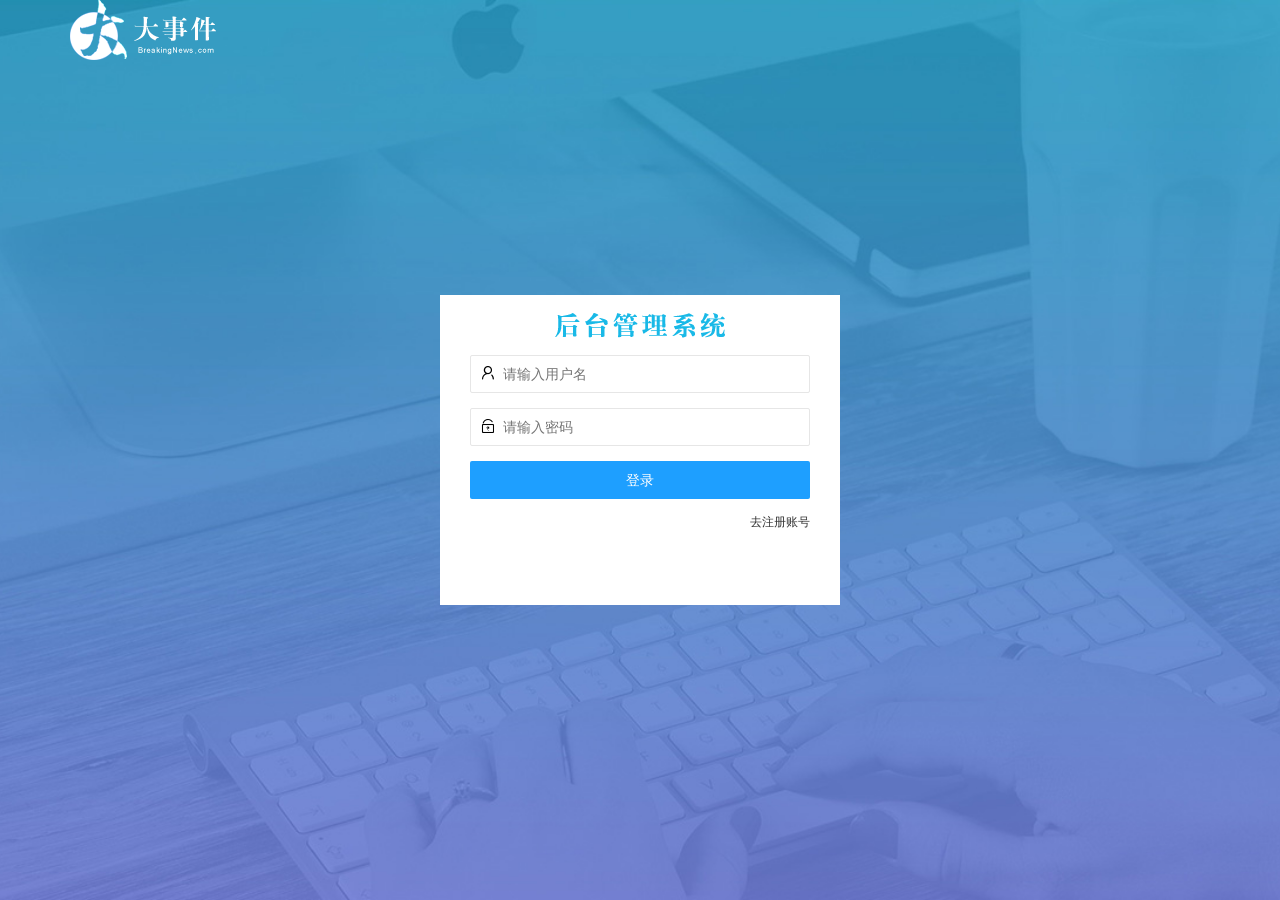
<file: login.html>
<!DOCTYPE html>
<html lang="en">
  <head>
    <meta charset="UTF-8" />
    <meta http-equiv="X-UA-Compatible" content="IE=edge" />
    <meta name="viewport" content="width=device-width, initial-scale=1.0" />
    <title>登录页面</title>
    <link rel="stylesheet" href="/assets/lib/layui/css/layui.css" />
    <link rel="stylesheet" href="/assets/lib/layui/css/login.css" />
  </head>
  <body>
    <!-- 头部 logo 区域 -->
    <div class="layui-main">
      <img src="/assets/images/logo.png" alt="" />
    </div>

    <!-- 登录注册区域 -->
    <div class="loginAndRegBox">
      <!-- 登录标题 -->
      <div class="title-box"></div>
      <!-- 登录 -->
      <div class="login-box">
        <form class="layui-form" action=""  id="form_login">
          <!-- 用户名 -->
          <div class="layui-form-item">
            <i class="layui-icon layui-icon-username"></i>
            <input
              type="text"
              name="username"
              required
              lay-verify="required"
              placeholder="请输入用户名"
              autocomplete="off"
              class="layui-input"
            />
          </div>
          <!-- 密码 -->
          <div class="layui-form-item">
            <i class="layui-icon layui-icon-password"></i>
            <input
              type="password"
              name="password"
              required
              lay-verify="required|pass"
              placeholder="请输入密码"
              autocomplete="off"
              class="layui-input"
            />
          </div>

          <!-- 登录按钮 -->
          <div class="layui-form-item">
            <!-- 注意：表单提交按钮和普通按钮的区别，就是 lay-submit 属性 -->
            <button
              class="layui-btn layui-btn-normal layui-btn-fluid"
              lay-submit
            >
              登录
            </button>
          </div>
          <div class="layui-form-item link">
            <a href="javascript:;" id="link_reg">去注册账号</a>
          </div>
        </form>
      </div>
      <!-- 注册 -->
      <!-- 注册 -->
      <div class="reg-box">
        <form class="layui-form" id="form_reg">
          <!-- 用户名 -->
          <div class="layui-form-item">
            <i class="layui-icon layui-icon-username"></i>
            <input
              type="text"
              name="username"
              required
              lay-verify="required"
              placeholder="请输入用户名"
              autocomplete="off"
              class="layui-input"
            />
          </div>

          <!-- 密码 -->
          <div class="layui-form-item">
            <i class="layui-icon layui-icon-password"></i>
            <input
              type="password"
              name="password"
              required
              lay-verify="required|pass"
              placeholder="请输入密码"
              autocomplete="off"
              class="layui-input"
            />
          </div>

          <!-- 确认密码 -->
          <div class="layui-form-item">
            <i class="layui-icon layui-icon-password"></i>
            <input
              type="password"
              name="repassword"
              required
              lay-verify="required|pass|repass"
              placeholder="再次确认密码"
              autocomplete="off"
              class="layui-input"
            />
          </div>

          <!-- 注册按钮 -->
          <div class="layui-form-item">
            <!-- 注意：表单提交按钮和普通按钮的区别，就是 lay-submit 属性 -->
            <button
              class="layui-btn layui-btn-normal layui-btn-fluid"
              lay-submit
            >
              注册
            </button>
          </div>
          <div class="layui-form-item link">
            <a href="javascript:;" id="link_login">去登录</a>
          </div>
        </form>
      </div>
    </div>

    <!-- 引入layui js样式 -->
    <script src="/assets/lib/layui/layui.all.js"></script>
    <!-- 引入jquery样式 -->
    <script src="/assets/lib/jquery.js"></script>
    
    <script src="/assets/js/baseAPI.js"></script>
    <!-- 引入自定义 js样式 -->
    <script src="/assets/js/login.js"></script>
  </body>
</html>
</file>
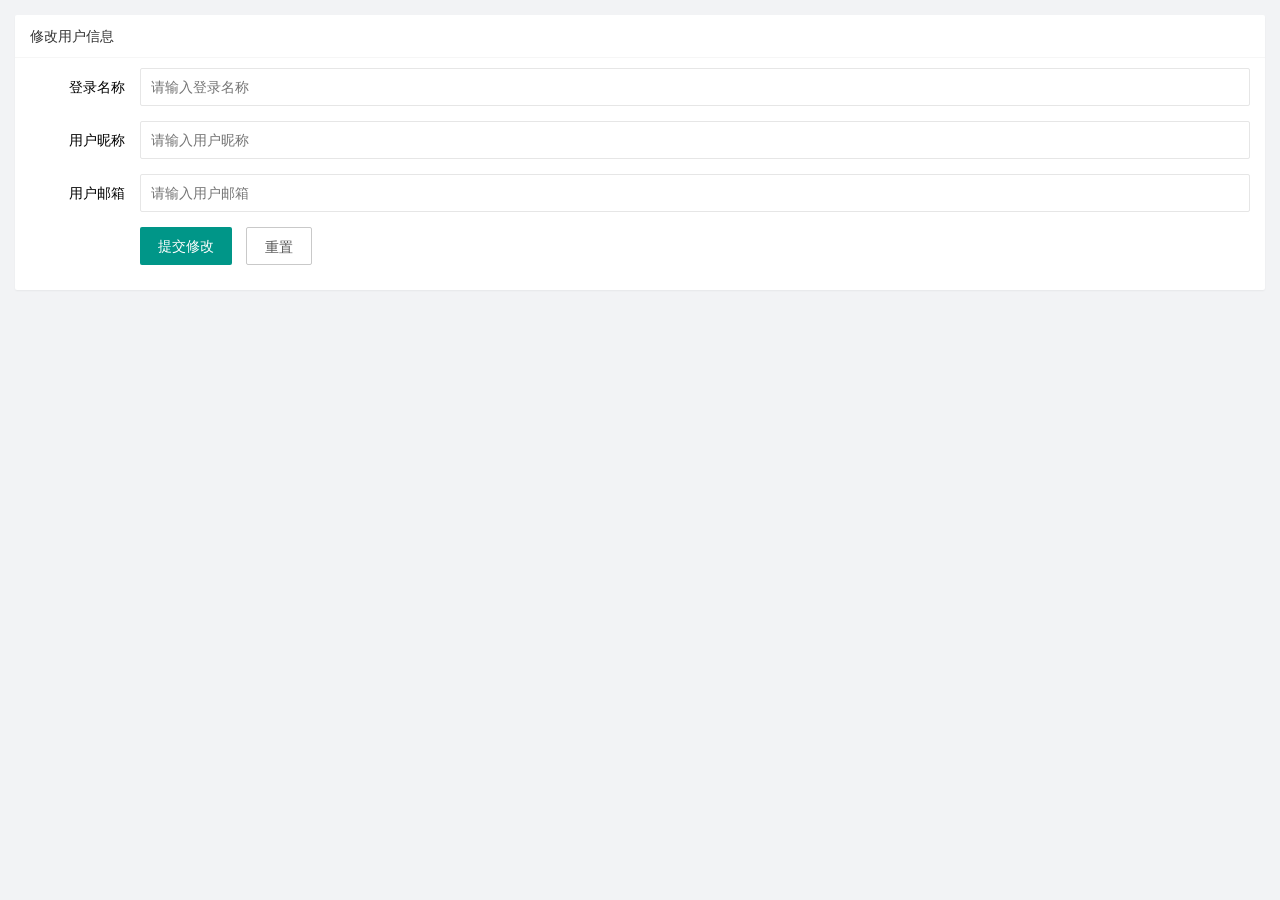
<file: user_info.html>
<!DOCTYPE html>
<html lang="en">
  <head>
    <meta charset="UTF-8" />
    <meta http-equiv="X-UA-Compatible" content="IE=edge" />
    <meta name="viewport" content="width=device-width, initial-scale=1.0" />
    <title>Document</title>
    <link rel="stylesheet" href="/assets/lib/layui/css/layui.css" />
    <link rel="stylesheet" href="/assets/css/user/user_info.css" />
  </head>
  <body>
    <div class="layui-card">
      <div class="layui-card-header">修改用户信息</div>
      <div class="layui-card-body">
        <!-- form 表单 -->
        <form class="layui-form" action="" lay-filter="formUserInfo">
          <!-- 设置隐藏域  存放其他id值 -->
          <input type="hidden" name="id" />
          
          <div class="layui-form-item">
            <label class="layui-form-label">登录名称</label>
            <div class="layui-input-block">
              <input
                type="text"
                name="username"
                required
                readonly
                lay-verify="required"
                placeholder="请输入登录名称"
                autocomplete="off"
                class="layui-input"
              />
            </div>
          </div>
          <div class="layui-form-item">
            <label class="layui-form-label">用户昵称</label>
            <div class="layui-input-block">
              <input
                type="text"
                name="nickname"
                required
                lay-verify="required|nickname"
                placeholder="请输入用户昵称"
                autocomplete="off"
                class="layui-input"
              />
            </div>
          </div>
          <div class="layui-form-item">
            <label class="layui-form-label">用户邮箱</label>
            <div class="layui-input-block">
              <input
                type="text"
                name="email"
                required
                lay-verify="required|email"
                placeholder="请输入用户邮箱"
                autocomplete="off"
                class="layui-input"
              />
            </div>
          </div>
          <div class="layui-form-item">
            <div class="layui-input-block">
              <button class="layui-btn" lay-submit lay-filter="formDemo">
                提交修改
              </button>
              <button
                type="reset"
                class="layui-btn layui-btn-primary"
                id="btnReset"
              >
                重置
              </button>
            </div>
          </div>
        </form>
      </div>
    </div>
  </body>
  <script src="/assets/lib/layui/layui.all.js"></script>
  <script src="/assets/lib/jquery.js"></script>
  <script src="/assets/js/baseAPI.js"></script>
  <script src="/assets/js/user_info.js"></script>
</html>
</file>
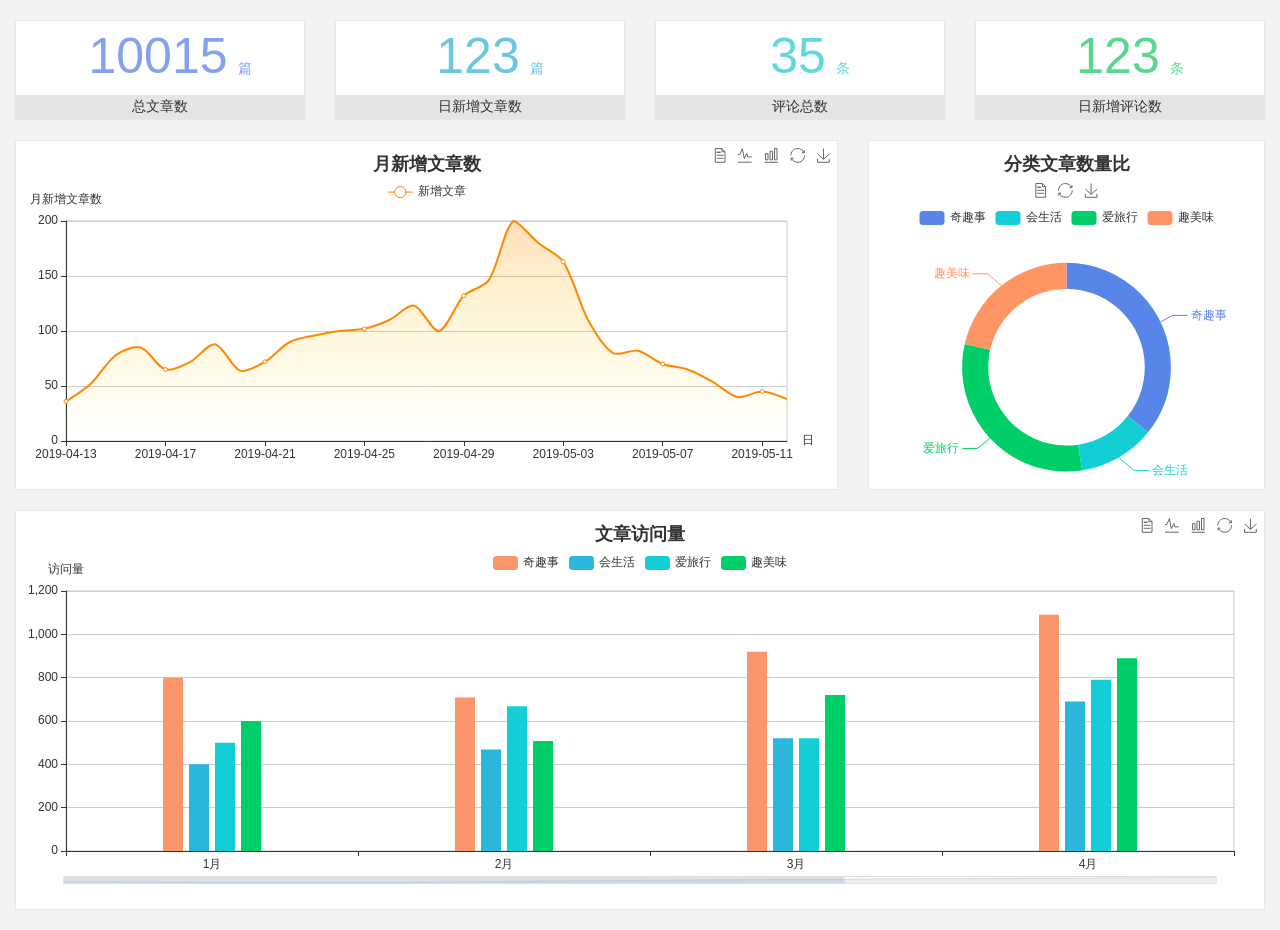
<file: home/dashboard.html>
<!DOCTYPE html>
<html lang="en">

<head>
  <meta charset="UTF-8">
  <meta name="viewport" content="width=device-width, initial-scale=1.0">
  <meta http-equiv="X-UA-Compatible" content="ie=edge">
  <title>图表统计</title>
  <link rel="stylesheet" href="../../assets/lib/bootstrap.css" />
  <link rel="stylesheet" href="../../assets/lib/main.css" />
  <script src="../../assets/lib/jquery.js"></script>
  <script type="text/javascript" src="../../assets/lib/echarts.min.js"></script>
</head>

<body>
  <div class="container-fluid">
    <div class="row spannel_list">
      <div class="col-sm-3 col-xs-6">
        <div class="spannel">
          <em>10015</em><span>篇</span>
          <b>总文章数</b>
        </div>
      </div>
      <div class="col-sm-3 col-xs-6">
        <div class="spannel scolor01">
          <em>123</em><span>篇</span>
          <b>日新增文章数</b>
        </div>
      </div>
      <div class="col-sm-3 col-xs-6">
        <div class="spannel scolor02">
          <em>35</em><span>条</span>
          <b>评论总数</b>
        </div>
      </div>
      <div class="col-sm-3 col-xs-6">
        <div class="spannel scolor03">
          <em>123</em><span>条</span>
          <b>日新增评论数</b>
        </div>
      </div>
    </div>
  </div>

  <div class="container-fluid">
    <div class="row curve-pie">
      <div class="col-lg-8 col-md-8">
        <div class="gragh_pannel" id="curve_show"></div>
      </div>
      <div class="col-lg-4 col-md-4">
        <div class="gragh_pannel" id="pie_show"></div>
      </div>
    </div>
  </div>

  <div class="container-fluid">
    <div class="column_pannel" id="column_show"></div>
  </div>

  <script>
    var oChart = echarts.init(document.getElementById('curve_show'));
    var aList_all = [
      { 'count': 36, 'date': '2019-04-13' },
      { 'count': 52, 'date': '2019-04-14' },
      { 'count': 78, 'date': '2019-04-15' },
      { 'count': 85, 'date': '2019-04-16' },
      { 'count': 65, 'date': '2019-04-17' },
      { 'count': 72, 'date': '2019-04-18' },
      { 'count': 88, 'date': '2019-04-19' },
      { 'count': 64, 'date': '2019-04-20' },
      { 'count': 72, 'date': '2019-04-21' },
      { 'count': 90, 'date': '2019-04-22' },
      { 'count': 96, 'date': '2019-04-23' },
      { 'count': 100, 'date': '2019-04-24' },
      { 'count': 102, 'date': '2019-04-25' },
      { 'count': 110, 'date': '2019-04-26' },
      { 'count': 123, 'date': '2019-04-27' },
      { 'count': 100, 'date': '2019-04-28' },
      { 'count': 132, 'date': '2019-04-29' },
      { 'count': 146, 'date': '2019-04-30' },
      { 'count': 200, 'date': '2019-05-01' },
      { 'count': 180, 'date': '2019-05-02' },
      { 'count': 163, 'date': '2019-05-03' },
      { 'count': 110, 'date': '2019-05-04' },
      { 'count': 80, 'date': '2019-05-05' },
      { 'count': 82, 'date': '2019-05-06' },
      { 'count': 70, 'date': '2019-05-07' },
      { 'count': 65, 'date': '2019-05-08' },
      { 'count': 54, 'date': '2019-05-09' },
      { 'count': 40, 'date': '2019-05-10' },
      { 'count': 45, 'date': '2019-05-11' },
      { 'count': 38, 'date': '2019-05-12' },
    ];

    let aCount = [];
    let aDate = [];

    for (var i = 0; i < aList_all.length; i++) {
      aCount.push(aList_all[i].count);
      aDate.push(aList_all[i].date);
    }

    var chartopt = {
      title: {
        text: '月新增文章数',
        left: 'center',
        top: '10'
      },
      tooltip: {
        trigger: 'axis'
      },
      legend: {
        data: ['新增文章'],
        top: '40'
      },
      toolbox: {
        show: true,
        feature: {
          mark: { show: true },
          dataView: { show: true, readOnly: false },
          magicType: { show: true, type: ['line', 'bar'] },
          restore: { show: true },
          saveAsImage: { show: true }
        }
      },
      calculable: true,
      xAxis: [
        {
          name: '日',
          type: 'category',
          boundaryGap: false,
          data: aDate
        }
      ],
      yAxis: [
        {
          name: '月新增文章数',
          type: 'value'
        }
      ],
      series: [
        {
          name: '新增文章',
          type: 'line',
          smooth: true,
          itemStyle: { normal: { areaStyle: { type: 'default' }, color: '#f80' }, lineStyle: { color: '#f80' } },
          data: aCount
        }],
      areaStyle: {
        normal: {
          color: new echarts.graphic.LinearGradient(0, 0, 0, 1, [{
            offset: 0,
            color: 'rgba(255,136,0,0.39)'
          }, {
            offset: .34,
            color: 'rgba(255,180,0,0.25)'
          }, {
            offset: 1,
            color: 'rgba(255,222,0,0.00)'
          }])

        }
      },
      grid: {
        show: true,
        x: 50,
        x2: 50,
        y: 80,
        height: 220
      }
    };

    oChart.setOption(chartopt);


    var oPie = echarts.init(document.getElementById('pie_show'));
    var oPieopt =
    {
      title: {
        top: 10,
        text: '分类文章数量比',
        x: 'center'
      },
      tooltip: {
        trigger: 'item',
        formatter: "{a} <br/>{b} : {c} ({d}%)"
      },
      color: ['#5885e8', '#13cfd5', '#00ce68', '#ff9565'],
      legend: {
        x: 'center',
        top: 65,
        data: ['奇趣事', '会生活', '爱旅行', '趣美味']
      },
      toolbox: {
        show: true,
        x: 'center',
        top: 35,
        feature: {
          mark: { show: true },
          dataView: { show: true, readOnly: false },
          magicType: {
            show: true,
            type: ['pie', 'funnel'],
            option: {
              funnel: {
                x: '25%',
                width: '50%',
                funnelAlign: 'left',
                max: 1548
              }
            }
          },
          restore: { show: true },
          saveAsImage: { show: true }
        }
      },
      calculable: true,
      series: [
        {
          name: '访问来源',
          type: 'pie',
          radius: ['45%', '60%'],
          center: ['50%', '65%'],
          data: [
            { value: 300, name: '奇趣事' },
            { value: 100, name: '会生活' },
            { value: 260, name: '爱旅行' },
            { value: 180, name: '趣美味' }
          ]
        }
      ]
    };
    oPie.setOption(oPieopt);



    var oColumn = this.echarts.init(document.getElementById('column_show'));
    var oColumnopt =
    {
      title: {
        text: '文章访问量',
        left: 'center',
        top: '10'
      },
      tooltip: {
        trigger: 'axis'
      },
      legend: {
        data: ['奇趣事', '会生活', '爱旅行', '趣美味'],
        top: '40'
      },
      toolbox: {
        show: true,
        feature: {
          mark: { show: true },
          dataView: { show: true, readOnly: false },
          magicType: { show: true, type: ['line', 'bar'] },
          restore: { show: true },
          saveAsImage: { show: true }
        }
      },
      calculable: true,
      xAxis: [
        {
          type: 'category',
          data: ['1月', '2月', '3月', '4月', '5月']
        }
      ],
      yAxis: [
        {
          name: '访问量',
          type: 'value'
        }
      ],
      series: [
        {
          name: '奇趣事',
          type: 'bar',
          barWidth: 20,
          itemStyle: {
            normal: { areaStyle: { type: 'default' }, color: '#fd956a' }
          },
          data: [800, 708, 920, 1090, 1200]
        },
        {
          name: '会生活',
          type: 'bar',
          barWidth: 20,
          itemStyle: {
            normal: { areaStyle: { type: 'default' }, color: '#2bb6db' }
          },
          data: [400, 468, 520, 690, 800]
        },
        {
          name: '爱旅行',
          type: 'bar',
          barWidth: 20,
          itemStyle: {
            normal: { areaStyle: { type: 'default' }, color: '#13cfd5' }
          },
          data: [500, 668, 520, 790, 900]
        },
        {
          name: '趣美味',
          type: 'bar',
          barWidth: 20,
          itemStyle: {
            normal: { areaStyle: { type: 'default' }, color: '#00ce68' }
          },
          data: [600, 508, 720, 890, 1000]
        }
      ],
      grid: {
        show: true,
        x: 50,
        x2: 30,
        y: 80,
        height: 260
      },
      dataZoom: [//给x轴设置滚动条
        {
          start: 0,//默认为0
          end: 100 - 1000 / 31,//默认为100
          type: 'slider',
          show: true,
          xAxisIndex: [0],
          handleSize: 0,//滑动条的 左右2个滑动条的大小
          height: 8,//组件高度
          left: 45, //左边的距离
          right: 50,//右边的距离
          bottom: 26,//右边的距离
          handleColor: '#ddd',//h滑动图标的颜色
          handleStyle: {
            borderColor: "#cacaca",
            borderWidth: "1",
            shadowBlur: 2,
            background: "#ddd",
            shadowColor: "#ddd",
          }
        }]
    };
    oColumn.setOption(oColumnopt);
  </script>
</body>

</html>
</file>
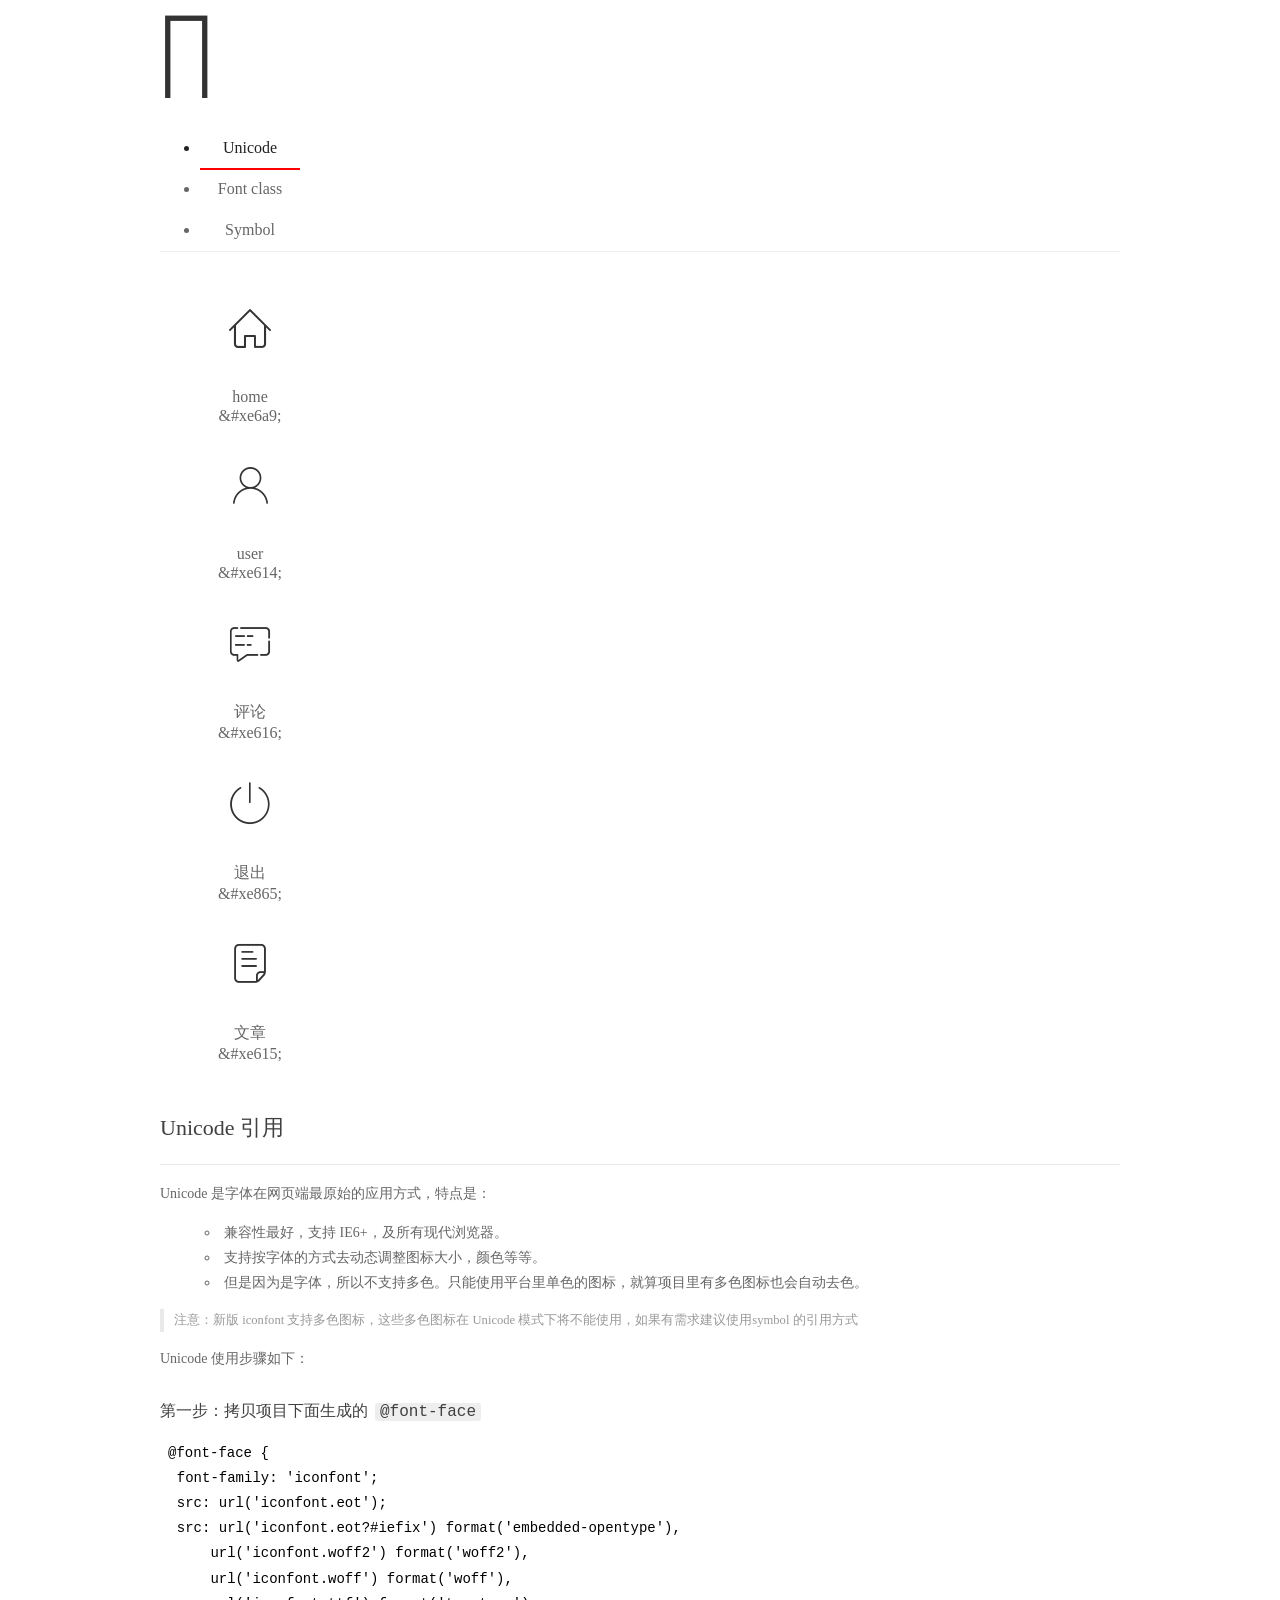
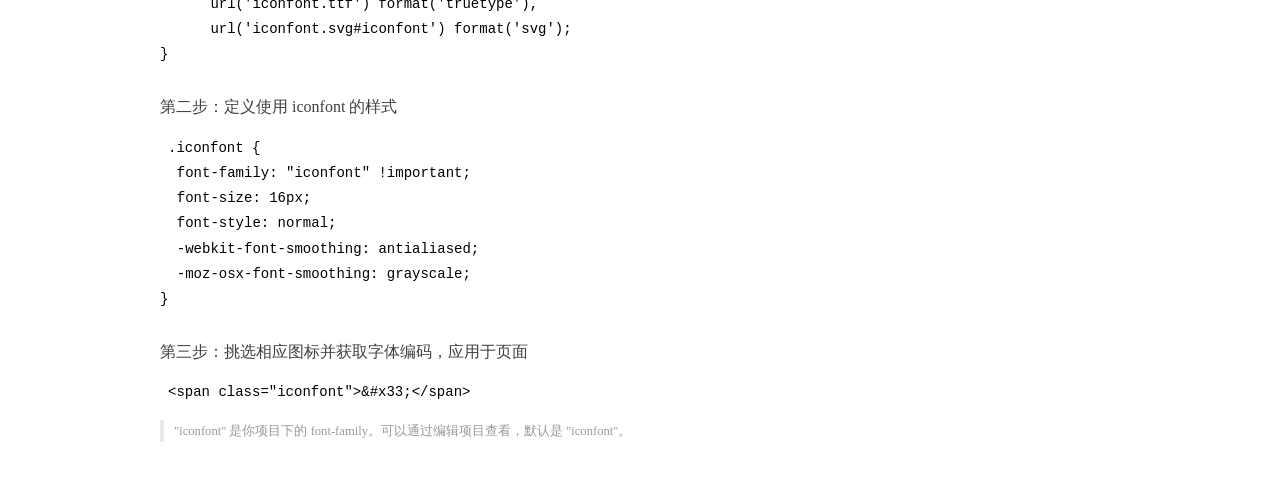
<file: assets/fonts/demo_index.html>
<!DOCTYPE html>
<html>
<head>
  <meta charset="utf-8"/>
  <title>IconFont Demo</title>
  <link rel="shortcut icon" href="https://gtms04.alicdn.com/tps/i4/TB1_oz6GVXXXXaFXpXXJDFnIXXX-64-64.ico" type="image/x-icon"/>
  <link rel="stylesheet" href="https://g.alicdn.com/thx/cube/1.3.2/cube.min.css">
  <link rel="stylesheet" href="demo.css">
  <link rel="stylesheet" href="iconfont.css">
  <script src="iconfont.js"></script>
  <!-- jQuery -->
  <script src="https://a1.alicdn.com/oss/uploads/2018/12/26/7bfddb60-08e8-11e9-9b04-53e73bb6408b.js"></script>
  <!-- 代码高亮 -->
  <script src="https://a1.alicdn.com/oss/uploads/2018/12/26/a3f714d0-08e6-11e9-8a15-ebf944d7534c.js"></script>
</head>
<body>
  <div class="main">
    <h1 class="logo"><a href="https://www.iconfont.cn/" title="iconfont 首页" target="_blank">&#xe86b;</a></h1>
    <div class="nav-tabs">
      <ul id="tabs" class="dib-box">
        <li class="dib active"><span>Unicode</span></li>
        <li class="dib"><span>Font class</span></li>
        <li class="dib"><span>Symbol</span></li>
      </ul>
      
    </div>
    <div class="tab-container">
      <div class="content unicode" style="display: block;">
          <ul class="icon_lists dib-box">
          
            <li class="dib">
              <span class="icon iconfont">&#xe6a9;</span>
                <div class="name">home</div>
                <div class="code-name">&amp;#xe6a9;</div>
              </li>
          
            <li class="dib">
              <span class="icon iconfont">&#xe614;</span>
                <div class="name">user</div>
                <div class="code-name">&amp;#xe614;</div>
              </li>
          
            <li class="dib">
              <span class="icon iconfont">&#xe616;</span>
                <div class="name">评论</div>
                <div class="code-name">&amp;#xe616;</div>
              </li>
          
            <li class="dib">
              <span class="icon iconfont">&#xe865;</span>
                <div class="name">退出</div>
                <div class="code-name">&amp;#xe865;</div>
              </li>
          
            <li class="dib">
              <span class="icon iconfont">&#xe615;</span>
                <div class="name">文章</div>
                <div class="code-name">&amp;#xe615;</div>
              </li>
          
          </ul>
          <div class="article markdown">
          <h2 id="unicode-">Unicode 引用</h2>
          <hr>

          <p>Unicode 是字体在网页端最原始的应用方式，特点是：</p>
          <ul>
            <li>兼容性最好，支持 IE6+，及所有现代浏览器。</li>
            <li>支持按字体的方式去动态调整图标大小，颜色等等。</li>
            <li>但是因为是字体，所以不支持多色。只能使用平台里单色的图标，就算项目里有多色图标也会自动去色。</li>
          </ul>
          <blockquote>
            <p>注意：新版 iconfont 支持多色图标，这些多色图标在 Unicode 模式下将不能使用，如果有需求建议使用symbol 的引用方式</p>
          </blockquote>
          <p>Unicode 使用步骤如下：</p>
          <h3 id="-font-face">第一步：拷贝项目下面生成的 <code>@font-face</code></h3>
<pre><code class="language-css"
>@font-face {
  font-family: 'iconfont';
  src: url('iconfont.eot');
  src: url('iconfont.eot?#iefix') format('embedded-opentype'),
      url('iconfont.woff2') format('woff2'),
      url('iconfont.woff') format('woff'),
      url('iconfont.ttf') format('truetype'),
      url('iconfont.svg#iconfont') format('svg');
}
</code></pre>
          <h3 id="-iconfont-">第二步：定义使用 iconfont 的样式</h3>
<pre><code class="language-css"
>.iconfont {
  font-family: "iconfont" !important;
  font-size: 16px;
  font-style: normal;
  -webkit-font-smoothing: antialiased;
  -moz-osx-font-smoothing: grayscale;
}
</code></pre>
          <h3 id="-">第三步：挑选相应图标并获取字体编码，应用于页面</h3>
<pre>
<code class="language-html"
>&lt;span class="iconfont"&gt;&amp;#x33;&lt;/span&gt;
</code></pre>
          <blockquote>
            <p>"iconfont" 是你项目下的 font-family。可以通过编辑项目查看，默认是 "iconfont"。</p>
          </blockquote>
          </div>
      </div>
      <div class="content font-class">
        <ul class="icon_lists dib-box">
          
          <li class="dib">
            <span class="icon iconfont icon-home"></span>
            <div class="name">
              home
            </div>
            <div class="code-name">.icon-home
            </div>
          </li>
          
          <li class="dib">
            <span class="icon iconfont icon-user"></span>
            <div class="name">
              user
            </div>
            <div class="code-name">.icon-user
            </div>
          </li>
          
          <li class="dib">
            <span class="icon iconfont icon-pinglun"></span>
            <div class="name">
              评论
            </div>
            <div class="code-name">.icon-pinglun
            </div>
          </li>
          
          <li class="dib">
            <span class="icon iconfont icon-tuichu"></span>
            <div class="name">
              退出
            </div>
            <div class="code-name">.icon-tuichu
            </div>
          </li>
          
          <li class="dib">
            <span class="icon iconfont icon-16"></span>
            <div class="name">
              文章
            </div>
            <div class="code-name">.icon-16
            </div>
          </li>
          
        </ul>
        <div class="article markdown">
        <h2 id="font-class-">font-class 引用</h2>
        <hr>

        <p>font-class 是 Unicode 使用方式的一种变种，主要是解决 Unicode 书写不直观，语意不明确的问题。</p>
        <p>与 Unicode 使用方式相比，具有如下特点：</p>
        <ul>
          <li>兼容性良好，支持 IE8+，及所有现代浏览器。</li>
          <li>相比于 Unicode 语意明确，书写更直观。可以很容易分辨这个 icon 是什么。</li>
          <li>因为使用 class 来定义图标，所以当要替换图标时，只需要修改 class 里面的 Unicode 引用。</li>
          <li>不过因为本质上还是使用的字体，所以多色图标还是不支持的。</li>
        </ul>
        <p>使用步骤如下：</p>
        <h3 id="-fontclass-">第一步：引入项目下面生成的 fontclass 代码：</h3>
<pre><code class="language-html">&lt;link rel="stylesheet" href="./iconfont.css"&gt;
</code></pre>
        <h3 id="-">第二步：挑选相应图标并获取类名，应用于页面：</h3>
<pre><code class="language-html">&lt;span class="iconfont icon-xxx"&gt;&lt;/span&gt;
</code></pre>
        <blockquote>
          <p>"
            iconfont" 是你项目下的 font-family。可以通过编辑项目查看，默认是 "iconfont"。</p>
        </blockquote>
      </div>
      </div>
      <div class="content symbol">
          <ul class="icon_lists dib-box">
          
            <li class="dib">
                <svg class="icon svg-icon" aria-hidden="true">
                  <use xlink:href="#icon-home"></use>
                </svg>
                <div class="name">home</div>
                <div class="code-name">#icon-home</div>
            </li>
          
            <li class="dib">
                <svg class="icon svg-icon" aria-hidden="true">
                  <use xlink:href="#icon-user"></use>
                </svg>
                <div class="name">user</div>
                <div class="code-name">#icon-user</div>
            </li>
          
            <li class="dib">
                <svg class="icon svg-icon" aria-hidden="true">
                  <use xlink:href="#icon-pinglun"></use>
                </svg>
                <div class="name">评论</div>
                <div class="code-name">#icon-pinglun</div>
            </li>
          
            <li class="dib">
                <svg class="icon svg-icon" aria-hidden="true">
                  <use xlink:href="#icon-tuichu"></use>
                </svg>
                <div class="name">退出</div>
                <div class="code-name">#icon-tuichu</div>
            </li>
          
            <li class="dib">
                <svg class="icon svg-icon" aria-hidden="true">
                  <use xlink:href="#icon-16"></use>
                </svg>
                <div class="name">文章</div>
                <div class="code-name">#icon-16</div>
            </li>
          
          </ul>
          <div class="article markdown">
          <h2 id="symbol-">Symbol 引用</h2>
          <hr>

          <p>这是一种全新的使用方式，应该说这才是未来的主流，也是平台目前推荐的用法。相关介绍可以参考这篇<a href="">文章</a>
            这种用法其实是做了一个 SVG 的集合，与另外两种相比具有如下特点：</p>
          <ul>
            <li>支持多色图标了，不再受单色限制。</li>
            <li>通过一些技巧，支持像字体那样，通过 <code>font-size</code>, <code>color</code> 来调整样式。</li>
            <li>兼容性较差，支持 IE9+，及现代浏览器。</li>
            <li>浏览器渲染 SVG 的性能一般，还不如 png。</li>
          </ul>
          <p>使用步骤如下：</p>
          <h3 id="-symbol-">第一步：引入项目下面生成的 symbol 代码：</h3>
<pre><code class="language-html">&lt;script src="./iconfont.js"&gt;&lt;/script&gt;
</code></pre>
          <h3 id="-css-">第二步：加入通用 CSS 代码（引入一次就行）：</h3>
<pre><code class="language-html">&lt;style&gt;
.icon {
  width: 1em;
  height: 1em;
  vertical-align: -0.15em;
  fill: currentColor;
  overflow: hidden;
}
&lt;/style&gt;
</code></pre>
          <h3 id="-">第三步：挑选相应图标并获取类名，应用于页面：</h3>
<pre><code class="language-html">&lt;svg class="icon" aria-hidden="true"&gt;
  &lt;use xlink:href="#icon-xxx"&gt;&lt;/use&gt;
&lt;/svg&gt;
</code></pre>
          </div>
      </div>

    </div>
  </div>
  <script>
  $(document).ready(function () {
      $('.tab-container .content:first').show()

      $('#tabs li').click(function (e) {
        var tabContent = $('.tab-container .content')
        var index = $(this).index()

        if ($(this).hasClass('active')) {
          return
        } else {
          $('#tabs li').removeClass('active')
          $(this).addClass('active')

          tabContent.hide().eq(index).fadeIn()
        }
      })
    })
  </script>
</body>
</html>
</file>
<file: assets/lib/layui/css/layui.css>
/** layui-v2.5.5 MIT License By https://www.layui.com */
 .layui-inline,img{display:inline-block;vertical-align:middle}h1,h2,h3,h4,h5,h6{font-weight:400}.layui-edge,.layui-header,.layui-inline,.layui-main{position:relative}.layui-body,.layui-edge,.layui-elip{overflow:hidden}.layui-btn,.layui-edge,.layui-inline,img{vertical-align:middle}.layui-btn,.layui-disabled,.layui-icon,.layui-unselect{-moz-user-select:none;-webkit-user-select:none;-ms-user-select:none}.layui-elip,.layui-form-checkbox span,.layui-form-pane .layui-form-label{text-overflow:ellipsis;white-space:nowrap}.layui-breadcrumb,.layui-tree-btnGroup{visibility:hidden}blockquote,body,button,dd,div,dl,dt,form,h1,h2,h3,h4,h5,h6,input,li,ol,p,pre,td,textarea,th,ul{margin:0;padding:0;-webkit-tap-highlight-color:rgba(0,0,0,0)}a:active,a:hover{outline:0}img{border:none}li{list-style:none}table{border-collapse:collapse;border-spacing:0}h4,h5,h6{font-size:100%}button,input,optgroup,option,select,textarea{font-family:inherit;font-size:inherit;font-style:inherit;font-weight:inherit;outline:0}pre{white-space:pre-wrap;white-space:-moz-pre-wrap;white-space:-pre-wrap;white-space:-o-pre-wrap;word-wrap:break-word}body{line-height:24px;font:14px Helvetica Neue,Helvetica,PingFang SC,Tahoma,Arial,sans-serif}hr{height:1px;margin:10px 0;border:0;clear:both}a{color:#333;text-decoration:none}a:hover{color:#777}a cite{font-style:normal;*cursor:pointer}.layui-border-box,.layui-border-box *{box-sizing:border-box}.layui-box,.layui-box *{box-sizing:content-box}.layui-clear{clear:both;*zoom:1}.layui-clear:after{content:'\20';clear:both;*zoom:1;display:block;height:0}.layui-inline{*display:inline;*zoom:1}.layui-edge{display:inline-block;width:0;height:0;border-width:6px;border-style:dashed;border-color:transparent}.layui-edge-top{top:-4px;border-bottom-color:#999;border-bottom-style:solid}.layui-edge-right{border-left-color:#999;border-left-style:solid}.layui-edge-bottom{top:2px;border-top-color:#999;border-top-style:solid}.layui-edge-left{border-right-color:#999;border-right-style:solid}.layui-disabled,.layui-disabled:hover{color:#d2d2d2!important;cursor:not-allowed!important}.layui-circle{border-radius:100%}.layui-show{display:block!important}.layui-hide{display:none!important}@font-face{font-family:layui-icon;src:url(../font/iconfont.eot?v=250);src:url(../font/iconfont.eot?v=250#iefix) format('embedded-opentype'),url(../font/iconfont.woff2?v=250) format('woff2'),url(../font/iconfont.woff?v=250) format('woff'),url(../font/iconfont.ttf?v=250) format('truetype'),url(../font/iconfont.svg?v=250#layui-icon) format('svg')}.layui-icon{font-family:layui-icon!important;font-size:16px;font-style:normal;-webkit-font-smoothing:antialiased;-moz-osx-font-smoothing:grayscale}.layui-icon-reply-fill:before{content:"\e611"}.layui-icon-set-fill:before{content:"\e614"}.layui-icon-menu-fill:before{content:"\e60f"}.layui-icon-search:before{content:"\e615"}.layui-icon-share:before{content:"\e641"}.layui-icon-set-sm:before{content:"\e620"}.layui-icon-engine:before{content:"\e628"}.layui-icon-close:before{content:"\1006"}.layui-icon-close-fill:before{content:"\1007"}.layui-icon-chart-screen:before{content:"\e629"}.layui-icon-star:before{content:"\e600"}.layui-icon-circle-dot:before{content:"\e617"}.layui-icon-chat:before{content:"\e606"}.layui-icon-release:before{content:"\e609"}.layui-icon-list:before{content:"\e60a"}.layui-icon-chart:before{content:"\e62c"}.layui-icon-ok-circle:before{content:"\1005"}.layui-icon-layim-theme:before{content:"\e61b"}.layui-icon-table:before{content:"\e62d"}.layui-icon-right:before{content:"\e602"}.layui-icon-left:before{content:"\e603"}.layui-icon-cart-simple:before{content:"\e698"}.layui-icon-face-cry:before{content:"\e69c"}.layui-icon-face-smile:before{content:"\e6af"}.layui-icon-survey:before{content:"\e6b2"}.layui-icon-tree:before{content:"\e62e"}.layui-icon-upload-circle:before{content:"\e62f"}.layui-icon-add-circle:before{content:"\e61f"}.layui-icon-download-circle:before{content:"\e601"}.layui-icon-templeate-1:before{content:"\e630"}.layui-icon-util:before{content:"\e631"}.layui-icon-face-surprised:before{content:"\e664"}.layui-icon-edit:before{content:"\e642"}.layui-icon-speaker:before{content:"\e645"}.layui-icon-down:before{content:"\e61a"}.layui-icon-file:before{content:"\e621"}.layui-icon-layouts:before{content:"\e632"}.layui-icon-rate-half:before{content:"\e6c9"}.layui-icon-add-circle-fine:before{content:"\e608"}.layui-icon-prev-circle:before{content:"\e633"}.layui-icon-read:before{content:"\e705"}.layui-icon-404:before{content:"\e61c"}.layui-icon-carousel:before{content:"\e634"}.layui-icon-help:before{content:"\e607"}.layui-icon-code-circle:before{content:"\e635"}.layui-icon-water:before{content:"\e636"}.layui-icon-username:before{content:"\e66f"}.layui-icon-find-fill:before{content:"\e670"}.layui-icon-about:before{content:"\e60b"}.layui-icon-location:before{content:"\e715"}.layui-icon-up:before{content:"\e619"}.layui-icon-pause:before{content:"\e651"}.layui-icon-date:before{content:"\e637"}.layui-icon-layim-uploadfile:before{content:"\e61d"}.layui-icon-delete:before{content:"\e640"}.layui-icon-play:before{content:"\e652"}.layui-icon-top:before{content:"\e604"}.layui-icon-friends:before{content:"\e612"}.layui-icon-refresh-3:before{content:"\e9aa"}.layui-icon-ok:before{content:"\e605"}.layui-icon-layer:before{content:"\e638"}.layui-icon-face-smile-fine:before{content:"\e60c"}.layui-icon-dollar:before{content:"\e659"}.layui-icon-group:before{content:"\e613"}.layui-icon-layim-download:before{content:"\e61e"}.layui-icon-picture-fine:before{content:"\e60d"}.layui-icon-link:before{content:"\e64c"}.layui-icon-diamond:before{content:"\e735"}.layui-icon-log:before{content:"\e60e"}.layui-icon-rate-solid:before{content:"\e67a"}.layui-icon-fonts-del:before{content:"\e64f"}.layui-icon-unlink:before{content:"\e64d"}.layui-icon-fonts-clear:before{content:"\e639"}.layui-icon-triangle-r:before{content:"\e623"}.layui-icon-circle:before{content:"\e63f"}.layui-icon-radio:before{content:"\e643"}.layui-icon-align-center:before{content:"\e647"}.layui-icon-align-right:before{content:"\e648"}.layui-icon-align-left:before{content:"\e649"}.layui-icon-loading-1:before{content:"\e63e"}.layui-icon-return:before{content:"\e65c"}.layui-icon-fonts-strong:before{content:"\e62b"}.layui-icon-upload:before{content:"\e67c"}.layui-icon-dialogue:before{content:"\e63a"}.layui-icon-video:before{content:"\e6ed"}.layui-icon-headset:before{content:"\e6fc"}.layui-icon-cellphone-fine:before{content:"\e63b"}.layui-icon-add-1:before{content:"\e654"}.layui-icon-face-smile-b:before{content:"\e650"}.layui-icon-fonts-html:before{content:"\e64b"}.layui-icon-form:before{content:"\e63c"}.layui-icon-cart:before{content:"\e657"}.layui-icon-camera-fill:before{content:"\e65d"}.layui-icon-tabs:before{content:"\e62a"}.layui-icon-fonts-code:before{content:"\e64e"}.layui-icon-fire:before{content:"\e756"}.layui-icon-set:before{content:"\e716"}.layui-icon-fonts-u:before{content:"\e646"}.layui-icon-triangle-d:before{content:"\e625"}.layui-icon-tips:before{content:"\e702"}.layui-icon-picture:before{content:"\e64a"}.layui-icon-more-vertical:before{content:"\e671"}.layui-icon-flag:before{content:"\e66c"}.layui-icon-loading:before{content:"\e63d"}.layui-icon-fonts-i:before{content:"\e644"}.layui-icon-refresh-1:before{content:"\e666"}.layui-icon-rmb:before{content:"\e65e"}.layui-icon-home:before{content:"\e68e"}.layui-icon-user:before{content:"\e770"}.layui-icon-notice:before{content:"\e667"}.layui-icon-login-weibo:before{content:"\e675"}.layui-icon-voice:before{content:"\e688"}.layui-icon-upload-drag:before{content:"\e681"}.layui-icon-login-qq:before{content:"\e676"}.layui-icon-snowflake:before{content:"\e6b1"}.layui-icon-file-b:before{content:"\e655"}.layui-icon-template:before{content:"\e663"}.layui-icon-auz:before{content:"\e672"}.layui-icon-console:before{content:"\e665"}.layui-icon-app:before{content:"\e653"}.layui-icon-prev:before{content:"\e65a"}.layui-icon-website:before{content:"\e7ae"}.layui-icon-next:before{content:"\e65b"}.layui-icon-component:before{content:"\e857"}.layui-icon-more:before{content:"\e65f"}.layui-icon-login-wechat:before{content:"\e677"}.layui-icon-shrink-right:before{content:"\e668"}.layui-icon-spread-left:before{content:"\e66b"}.layui-icon-camera:before{content:"\e660"}.layui-icon-note:before{content:"\e66e"}.layui-icon-refresh:before{content:"\e669"}.layui-icon-female:before{content:"\e661"}.layui-icon-male:before{content:"\e662"}.layui-icon-password:before{content:"\e673"}.layui-icon-senior:before{content:"\e674"}.layui-icon-theme:before{content:"\e66a"}.layui-icon-tread:before{content:"\e6c5"}.layui-icon-praise:before{content:"\e6c6"}.layui-icon-star-fill:before{content:"\e658"}.layui-icon-rate:before{content:"\e67b"}.layui-icon-template-1:before{content:"\e656"}.layui-icon-vercode:before{content:"\e679"}.layui-icon-cellphone:before{content:"\e678"}.layui-icon-screen-full:before{content:"\e622"}.layui-icon-screen-restore:before{content:"\e758"}.layui-icon-cols:before{content:"\e610"}.layui-icon-export:before{content:"\e67d"}.layui-icon-print:before{content:"\e66d"}.layui-icon-slider:before{content:"\e714"}.layui-icon-addition:before{content:"\e624"}.layui-icon-subtraction:before{content:"\e67e"}.layui-icon-service:before{content:"\e626"}.layui-icon-transfer:before{content:"\e691"}.layui-main{width:1140px;margin:0 auto}.layui-header{z-index:1000;height:60px}.layui-header a:hover{transition:all .5s;-webkit-transition:all .5s}.layui-side{position:fixed;left:0;top:0;bottom:0;z-index:999;width:200px;overflow-x:hidden}.layui-side-scroll{position:relative;width:220px;height:100%;overflow-x:hidden}.layui-body{position:absolute;left:200px;right:0;top:0;bottom:0;z-index:998;width:auto;overflow-y:auto;box-sizing:border-box}.layui-layout-body{overflow:hidden}.layui-layout-admin .layui-header{background-color:#23262E}.layui-layout-admin .layui-side{top:60px;width:200px;overflow-x:hidden}.layui-layout-admin .layui-body{position:fixed;top:60px;bottom:44px}.layui-layout-admin .layui-main{width:auto;margin:0 15px}.layui-layout-admin .layui-footer{position:fixed;left:200px;right:0;bottom:0;height:44px;line-height:44px;padding:0 15px;background-color:#eee}.layui-layout-admin .layui-logo{position:absolute;left:0;top:0;width:200px;height:100%;line-height:60px;text-align:center;color:#009688;font-size:16px}.layui-layout-admin .layui-header .layui-nav{background:0 0}.layui-layout-left{position:absolute!important;left:200px;top:0}.layui-layout-right{position:absolute!important;right:0;top:0}.layui-container{position:relative;margin:0 auto;padding:0 15px;box-sizing:border-box}.layui-fluid{position:relative;margin:0 auto;padding:0 15px}.layui-row:after,.layui-row:before{content:'';display:block;clear:both}.layui-col-lg1,.layui-col-lg10,.layui-col-lg11,.layui-col-lg12,.layui-col-lg2,.layui-col-lg3,.layui-col-lg4,.layui-col-lg5,.layui-col-lg6,.layui-col-lg7,.layui-col-lg8,.layui-col-lg9,.layui-col-md1,.layui-col-md10,.layui-col-md11,.layui-col-md12,.layui-col-md2,.layui-col-md3,.layui-col-md4,.layui-col-md5,.layui-col-md6,.layui-col-md7,.layui-col-md8,.layui-col-md9,.layui-col-sm1,.layui-col-sm10,.layui-col-sm11,.layui-col-sm12,.layui-col-sm2,.layui-col-sm3,.layui-col-sm4,.layui-col-sm5,.layui-col-sm6,.layui-col-sm7,.layui-col-sm8,.layui-col-sm9,.layui-col-xs1,.layui-col-xs10,.layui-col-xs11,.layui-col-xs12,.layui-col-xs2,.layui-col-xs3,.layui-col-xs4,.layui-col-xs5,.layui-col-xs6,.layui-col-xs7,.layui-col-xs8,.layui-col-xs9{position:relative;display:block;box-sizing:border-box}.layui-col-xs1,.layui-col-xs10,.layui-col-xs11,.layui-col-xs12,.layui-col-xs2,.layui-col-xs3,.layui-col-xs4,.layui-col-xs5,.layui-col-xs6,.layui-col-xs7,.layui-col-xs8,.layui-col-xs9{float:left}.layui-col-xs1{width:8.33333333%}.layui-col-xs2{width:16.66666667%}.layui-col-xs3{width:25%}.layui-col-xs4{width:33.33333333%}.layui-col-xs5{width:41.66666667%}.layui-col-xs6{width:50%}.layui-col-xs7{width:58.33333333%}.layui-col-xs8{width:66.66666667%}.layui-col-xs9{width:75%}.layui-col-xs10{width:83.33333333%}.layui-col-xs11{width:91.66666667%}.layui-col-xs12{width:100%}.layui-col-xs-offset1{margin-left:8.33333333%}.layui-col-xs-offset2{margin-left:16.66666667%}.layui-col-xs-offset3{margin-left:25%}.layui-col-xs-offset4{margin-left:33.33333333%}.layui-col-xs-offset5{margin-left:41.66666667%}.layui-col-xs-offset6{margin-left:50%}.layui-col-xs-offset7{margin-left:58.33333333%}.layui-col-xs-offset8{margin-left:66.66666667%}.layui-col-xs-offset9{margin-left:75%}.layui-col-xs-offset10{margin-left:83.33333333%}.layui-col-xs-offset11{margin-left:91.66666667%}.layui-col-xs-offset12{margin-left:100%}@media screen and (max-width:768px){.layui-hide-xs{display:none!important}.layui-show-xs-block{display:block!important}.layui-show-xs-inline{display:inline!important}.layui-show-xs-inline-block{display:inline-block!important}}@media screen and (min-width:768px){.layui-container{width:750px}.layui-hide-sm{display:none!important}.layui-show-sm-block{display:block!important}.layui-show-sm-inline{display:inline!important}.layui-show-sm-inline-block{display:inline-block!important}.layui-col-sm1,.layui-col-sm10,.layui-col-sm11,.layui-col-sm12,.layui-col-sm2,.layui-col-sm3,.layui-col-sm4,.layui-col-sm5,.layui-col-sm6,.layui-col-sm7,.layui-col-sm8,.layui-col-sm9{float:left}.layui-col-sm1{width:8.33333333%}.layui-col-sm2{width:16.66666667%}.layui-col-sm3{width:25%}.layui-col-sm4{width:33.33333333%}.layui-col-sm5{width:41.66666667%}.layui-col-sm6{width:50%}.layui-col-sm7{width:58.33333333%}.layui-col-sm8{width:66.66666667%}.layui-col-sm9{width:75%}.layui-col-sm10{width:83.33333333%}.layui-col-sm11{width:91.66666667%}.layui-col-sm12{width:100%}.layui-col-sm-offset1{margin-left:8.33333333%}.layui-col-sm-offset2{margin-left:16.66666667%}.layui-col-sm-offset3{margin-left:25%}.layui-col-sm-offset4{margin-left:33.33333333%}.layui-col-sm-offset5{margin-left:41.66666667%}.layui-col-sm-offset6{margin-left:50%}.layui-col-sm-offset7{margin-left:58.33333333%}.layui-col-sm-offset8{margin-left:66.66666667%}.layui-col-sm-offset9{margin-left:75%}.layui-col-sm-offset10{margin-left:83.33333333%}.layui-col-sm-offset11{margin-left:91.66666667%}.layui-col-sm-offset12{margin-left:100%}}@media screen and (min-width:992px){.layui-container{width:970px}.layui-hide-md{display:none!important}.layui-show-md-block{display:block!important}.layui-show-md-inline{display:inline!important}.layui-show-md-inline-block{display:inline-block!important}.layui-col-md1,.layui-col-md10,.layui-col-md11,.layui-col-md12,.layui-col-md2,.layui-col-md3,.layui-col-md4,.layui-col-md5,.layui-col-md6,.layui-col-md7,.layui-col-md8,.layui-col-md9{float:left}.layui-col-md1{width:8.33333333%}.layui-col-md2{width:16.66666667%}.layui-col-md3{width:25%}.layui-col-md4{width:33.33333333%}.layui-col-md5{width:41.66666667%}.layui-col-md6{width:50%}.layui-col-md7{width:58.33333333%}.layui-col-md8{width:66.66666667%}.layui-col-md9{width:75%}.layui-col-md10{width:83.33333333%}.layui-col-md11{width:91.66666667%}.layui-col-md12{width:100%}.layui-col-md-offset1{margin-left:8.33333333%}.layui-col-md-offset2{margin-left:16.66666667%}.layui-col-md-offset3{margin-left:25%}.layui-col-md-offset4{margin-left:33.33333333%}.layui-col-md-offset5{margin-left:41.66666667%}.layui-col-md-offset6{margin-left:50%}.layui-col-md-offset7{margin-left:58.33333333%}.layui-col-md-offset8{margin-left:66.66666667%}.layui-col-md-offset9{margin-left:75%}.layui-col-md-offset10{margin-left:83.33333333%}.layui-col-md-offset11{margin-left:91.66666667%}.layui-col-md-offset12{margin-left:100%}}@media screen and (min-width:1200px){.layui-container{width:1170px}.layui-hide-lg{display:none!important}.layui-show-lg-block{display:block!important}.layui-show-lg-inline{display:inline!important}.layui-show-lg-inline-block{display:inline-block!important}.layui-col-lg1,.layui-col-lg10,.layui-col-lg11,.layui-col-lg12,.layui-col-lg2,.layui-col-lg3,.layui-col-lg4,.layui-col-lg5,.layui-col-lg6,.layui-col-lg7,.layui-col-lg8,.layui-col-lg9{float:left}.layui-col-lg1{width:8.33333333%}.layui-col-lg2{width:16.66666667%}.layui-col-lg3{width:25%}.layui-col-lg4{width:33.33333333%}.layui-col-lg5{width:41.66666667%}.layui-col-lg6{width:50%}.layui-col-lg7{width:58.33333333%}.layui-col-lg8{width:66.66666667%}.layui-col-lg9{width:75%}.layui-col-lg10{width:83.33333333%}.layui-col-lg11{width:91.66666667%}.layui-col-lg12{width:100%}.layui-col-lg-offset1{margin-left:8.33333333%}.layui-col-lg-offset2{margin-left:16.66666667%}.layui-col-lg-offset3{margin-left:25%}.layui-col-lg-offset4{margin-left:33.33333333%}.layui-col-lg-offset5{margin-left:41.66666667%}.layui-col-lg-offset6{margin-left:50%}.layui-col-lg-offset7{margin-left:58.33333333%}.layui-col-lg-offset8{margin-left:66.66666667%}.layui-col-lg-offset9{margin-left:75%}.layui-col-lg-offset10{margin-left:83.33333333%}.layui-col-lg-offset11{margin-left:91.66666667%}.layui-col-lg-offset12{margin-left:100%}}.layui-col-space1{margin:-.5px}.layui-col-space1>*{padding:.5px}.layui-col-space3{margin:-1.5px}.layui-col-space3>*{padding:1.5px}.layui-col-space5{margin:-2.5px}.layui-col-space5>*{padding:2.5px}.layui-col-space8{margin:-3.5px}.layui-col-space8>*{padding:3.5px}.layui-col-space10{margin:-5px}.layui-col-space10>*{padding:5px}.layui-col-space12{margin:-6px}.layui-col-space12>*{padding:6px}.layui-col-space15{margin:-7.5px}.layui-col-space15>*{padding:7.5px}.layui-col-space18{margin:-9px}.layui-col-space18>*{padding:9px}.layui-col-space20{margin:-10px}.layui-col-space20>*{padding:10px}.layui-col-space22{margin:-11px}.layui-col-space22>*{padding:11px}.layui-col-space25{margin:-12.5px}.layui-col-space25>*{padding:12.5px}.layui-col-space30{margin:-15px}.layui-col-space30>*{padding:15px}.layui-btn,.layui-input,.layui-select,.layui-textarea,.layui-upload-button{outline:0;-webkit-appearance:none;transition:all .3s;-webkit-transition:all .3s;box-sizing:border-box}.layui-elem-quote{margin-bottom:10px;padding:15px;line-height:22px;border-left:5px solid #009688;border-radius:0 2px 2px 0;background-color:#f2f2f2}.layui-quote-nm{border-style:solid;border-width:1px 1px 1px 5px;background:0 0}.layui-elem-field{margin-bottom:10px;padding:0;border-width:1px;border-style:solid}.layui-elem-field legend{margin-left:20px;padding:0 10px;font-size:20px;font-weight:300}.layui-field-title{margin:10px 0 20px;border-width:1px 0 0}.layui-field-box{padding:10px 15px}.layui-field-title .layui-field-box{padding:10px 0}.layui-progress{position:relative;height:6px;border-radius:20px;background-color:#e2e2e2}.layui-progress-bar{position:absolute;left:0;top:0;width:0;max-width:100%;height:6px;border-radius:20px;text-align:right;background-color:#5FB878;transition:all .3s;-webkit-transition:all .3s}.layui-progress-big,.layui-progress-big .layui-progress-bar{height:18px;line-height:18px}.layui-progress-text{position:relative;top:-20px;line-height:18px;font-size:12px;color:#666}.layui-progress-big .layui-progress-text{position:static;padding:0 10px;color:#fff}.layui-collapse{border-width:1px;border-style:solid;border-radius:2px}.layui-colla-content,.layui-colla-item{border-top-width:1px;border-top-style:solid}.layui-colla-item:first-child{border-top:none}.layui-colla-title{position:relative;height:42px;line-height:42px;padding:0 15px 0 35px;color:#333;background-color:#f2f2f2;cursor:pointer;font-size:14px;overflow:hidden}.layui-colla-content{display:none;padding:10px 15px;line-height:22px;color:#666}.layui-colla-icon{position:absolute;left:15px;top:0;font-size:14px}.layui-card{margin-bottom:15px;border-radius:2px;background-color:#fff;box-shadow:0 1px 2px 0 rgba(0,0,0,.05)}.layui-card:last-child{margin-bottom:0}.layui-card-header{position:relative;height:42px;line-height:42px;padding:0 15px;border-bottom:1px solid #f6f6f6;color:#333;border-radius:2px 2px 0 0;font-size:14px}.layui-bg-black,.layui-bg-blue,.layui-bg-cyan,.layui-bg-green,.layui-bg-orange,.layui-bg-red{color:#fff!important}.layui-card-body{position:relative;padding:10px 15px;line-height:24px}.layui-card-body[pad15]{padding:15px}.layui-card-body[pad20]{padding:20px}.layui-card-body .layui-table{margin:5px 0}.layui-card .layui-tab{margin:0}.layui-panel-window{position:relative;padding:15px;border-radius:0;border-top:5px solid #E6E6E6;background-color:#fff}.layui-auxiliar-moving{position:fixed;left:0;right:0;top:0;bottom:0;width:100%;height:100%;background:0 0;z-index:9999999999}.layui-form-label,.layui-form-mid,.layui-form-select,.layui-input-block,.layui-input-inline,.layui-textarea{position:relative}.layui-bg-red{background-color:#FF5722!important}.layui-bg-orange{background-color:#FFB800!important}.layui-bg-green{background-color:#009688!important}.layui-bg-cyan{background-color:#2F4056!important}.layui-bg-blue{background-color:#1E9FFF!important}.layui-bg-black{background-color:#393D49!important}.layui-bg-gray{background-color:#eee!important;color:#666!important}.layui-badge-rim,.layui-colla-content,.layui-colla-item,.layui-collapse,.layui-elem-field,.layui-form-pane .layui-form-item[pane],.layui-form-pane .layui-form-label,.layui-input,.layui-layedit,.layui-layedit-tool,.layui-quote-nm,.layui-select,.layui-tab-bar,.layui-tab-card,.layui-tab-title,.layui-tab-title .layui-this:after,.layui-textarea{border-color:#e6e6e6}.layui-timeline-item:before,hr{background-color:#e6e6e6}.layui-text{line-height:22px;font-size:14px;color:#666}.layui-text h1,.layui-text h2,.layui-text h3{font-weight:500;color:#333}.layui-text h1{font-size:30px}.layui-text h2{font-size:24px}.layui-text h3{font-size:18px}.layui-text a:not(.layui-btn){color:#01AAED}.layui-text a:not(.layui-btn):hover{text-decoration:underline}.layui-text ul{padding:5px 0 5px 15px}.layui-text ul li{margin-top:5px;list-style-type:disc}.layui-text em,.layui-word-aux{color:#999!important;padding:0 5px!important}.layui-btn{display:inline-block;height:38px;line-height:38px;padding:0 18px;background-color:#009688;color:#fff;white-space:nowrap;text-align:center;font-size:14px;border:none;border-radius:2px;cursor:pointer}.layui-btn:hover{opacity:.8;filter:alpha(opacity=80);color:#fff}.layui-btn:active{opacity:1;filter:alpha(opacity=100)}.layui-btn+.layui-btn{margin-left:10px}.layui-btn-container{font-size:0}.layui-btn-container .layui-btn{margin-right:10px;margin-bottom:10px}.layui-btn-container .layui-btn+.layui-btn{margin-left:0}.layui-table .layui-btn-container .layui-btn{margin-bottom:9px}.layui-btn-radius{border-radius:100px}.layui-btn .layui-icon{margin-right:3px;font-size:18px;vertical-align:bottom;vertical-align:middle\9}.layui-btn-primary{border:1px solid #C9C9C9;background-color:#fff;color:#555}.layui-btn-primary:hover{border-color:#009688;color:#333}.layui-btn-normal{background-color:#1E9FFF}.layui-btn-warm{background-color:#FFB800}.layui-btn-danger{background-color:#FF5722}.layui-btn-checked{background-color:#5FB878}.layui-btn-disabled,.layui-btn-disabled:active,.layui-btn-disabled:hover{border:1px solid #e6e6e6;background-color:#FBFBFB;color:#C9C9C9;cursor:not-allowed;opacity:1}.layui-btn-lg{height:44px;line-height:44px;padding:0 25px;font-size:16px}.layui-btn-sm{height:30px;line-height:30px;padding:0 10px;font-size:12px}.layui-btn-sm i{font-size:16px!important}.layui-btn-xs{height:22px;line-height:22px;padding:0 5px;font-size:12px}.layui-btn-xs i{font-size:14px!important}.layui-btn-group{display:inline-block;vertical-align:middle;font-size:0}.layui-btn-group .layui-btn{margin-left:0!important;margin-right:0!important;border-left:1px solid rgba(255,255,255,.5);border-radius:0}.layui-btn-group .layui-btn-primary{border-left:none}.layui-btn-group .layui-btn-primary:hover{border-color:#C9C9C9;color:#009688}.layui-btn-group .layui-btn:first-child{border-left:none;border-radius:2px 0 0 2px}.layui-btn-group .layui-btn-primary:first-child{border-left:1px solid #c9c9c9}.layui-btn-group .layui-btn:last-child{border-radius:0 2px 2px 0}.layui-btn-group .layui-btn+.layui-btn{margin-left:0}.layui-btn-group+.layui-btn-group{margin-left:10px}.layui-btn-fluid{width:100%}.layui-input,.layui-select,.layui-textarea{height:38px;line-height:1.3;line-height:38px\9;border-width:1px;border-style:solid;background-color:#fff;border-radius:2px}.layui-input::-webkit-input-placeholder,.layui-select::-webkit-input-placeholder,.layui-textarea::-webkit-input-placeholder{line-height:1.3}.layui-input,.layui-textarea{display:block;width:100%;padding-left:10px}.layui-input:hover,.layui-textarea:hover{border-color:#D2D2D2!important}.layui-input:focus,.layui-textarea:focus{border-color:#C9C9C9!important}.layui-textarea{min-height:100px;height:auto;line-height:20px;padding:6px 10px;resize:vertical}.layui-select{padding:0 10px}.layui-form input[type=checkbox],.layui-form input[type=radio],.layui-form select{display:none}.layui-form [lay-ignore]{display:initial}.layui-form-item{margin-bottom:15px;clear:both;*zoom:1}.layui-form-item:after{content:'\20';clear:both;*zoom:1;display:block;height:0}.layui-form-label{float:left;display:block;padding:9px 15px;width:80px;font-weight:400;line-height:20px;text-align:right}.layui-form-label-col{display:block;float:none;padding:9px 0;line-height:20px;text-align:left}.layui-form-item .layui-inline{margin-bottom:5px;margin-right:10px}.layui-input-block{margin-left:110px;min-height:36px}.layui-input-inline{display:inline-block;vertical-align:middle}.layui-form-item .layui-input-inline{float:left;width:190px;margin-right:10px}.layui-form-text .layui-input-inline{width:auto}.layui-form-mid{float:left;display:block;padding:9px 0!important;line-height:20px;margin-right:10px}.layui-form-danger+.layui-form-select .layui-input,.layui-form-danger:focus{border-color:#FF5722!important}.layui-form-select .layui-input{padding-right:30px;cursor:pointer}.layui-form-select .layui-edge{position:absolute;right:10px;top:50%;margin-top:-3px;cursor:pointer;border-width:6px;border-top-color:#c2c2c2;border-top-style:solid;transition:all .3s;-webkit-transition:all .3s}.layui-form-select dl{display:none;position:absolute;left:0;top:42px;padding:5px 0;z-index:899;min-width:100%;border:1px solid #d2d2d2;max-height:300px;overflow-y:auto;background-color:#fff;border-radius:2px;box-shadow:0 2px 4px rgba(0,0,0,.12);box-sizing:border-box}.layui-form-select dl dd,.layui-form-select dl dt{padding:0 10px;line-height:36px;white-space:nowrap;overflow:hidden;text-overflow:ellipsis}.layui-form-select dl dt{font-size:12px;color:#999}.layui-form-select dl dd{cursor:pointer}.layui-form-select dl dd:hover{background-color:#f2f2f2;-webkit-transition:.5s all;transition:.5s all}.layui-form-select .layui-select-group dd{padding-left:20px}.layui-form-select dl dd.layui-select-tips{padding-left:10px!important;color:#999}.layui-form-select dl dd.layui-this{background-color:#5FB878;color:#fff}.layui-form-checkbox,.layui-form-select dl dd.layui-disabled{background-color:#fff}.layui-form-selected dl{display:block}.layui-form-checkbox,.layui-form-checkbox *,.layui-form-switch{display:inline-block;vertical-align:middle}.layui-form-selected .layui-edge{margin-top:-9px;-webkit-transform:rotate(180deg);transform:rotate(180deg);margin-top:-3px\9}:root .layui-form-selected .layui-edge{margin-top:-9px\0/IE9}.layui-form-selectup dl{top:auto;bottom:42px}.layui-select-none{margin:5px 0;text-align:center;color:#999}.layui-select-disabled .layui-disabled{border-color:#eee!important}.layui-select-disabled .layui-edge{border-top-color:#d2d2d2}.layui-form-checkbox{position:relative;height:30px;line-height:30px;margin-right:10px;padding-right:30px;cursor:pointer;font-size:0;-webkit-transition:.1s linear;transition:.1s linear;box-sizing:border-box}.layui-form-checkbox span{padding:0 10px;height:100%;font-size:14px;border-radius:2px 0 0 2px;background-color:#d2d2d2;color:#fff;overflow:hidden}.layui-form-checkbox:hover span{background-color:#c2c2c2}.layui-form-checkbox i{position:absolute;right:0;top:0;width:30px;height:28px;border:1px solid #d2d2d2;border-left:none;border-radius:0 2px 2px 0;color:#fff;font-size:20px;text-align:center}.layui-form-checkbox:hover i{border-color:#c2c2c2;color:#c2c2c2}.layui-form-checked,.layui-form-checked:hover{border-color:#5FB878}.layui-form-checked span,.layui-form-checked:hover span{background-color:#5FB878}.layui-form-checked i,.layui-form-checked:hover i{color:#5FB878}.layui-form-item .layui-form-checkbox{margin-top:4px}.layui-form-checkbox[lay-skin=primary]{height:auto!important;line-height:normal!important;min-width:18px;min-height:18px;border:none!important;margin-right:0;padding-left:28px;padding-right:0;background:0 0}.layui-form-checkbox[lay-skin=primary] span{padding-left:0;padding-right:15px;line-height:18px;background:0 0;color:#666}.layui-form-checkbox[lay-skin=primary] i{right:auto;left:0;width:16px;height:16px;line-height:16px;border:1px solid #d2d2d2;font-size:12px;border-radius:2px;background-color:#fff;-webkit-transition:.1s linear;transition:.1s linear}.layui-form-checkbox[lay-skin=primary]:hover i{border-color:#5FB878;color:#fff}.layui-form-checked[lay-skin=primary] i{border-color:#5FB878!important;background-color:#5FB878;color:#fff}.layui-checkbox-disbaled[lay-skin=primary] span{background:0 0!important;color:#c2c2c2}.layui-checkbox-disbaled[lay-skin=primary]:hover i{border-color:#d2d2d2}.layui-form-item .layui-form-checkbox[lay-skin=primary]{margin-top:10px}.layui-form-switch{position:relative;height:22px;line-height:22px;min-width:35px;padding:0 5px;margin-top:8px;border:1px solid #d2d2d2;border-radius:20px;cursor:pointer;background-color:#fff;-webkit-transition:.1s linear;transition:.1s linear}.layui-form-switch i{position:absolute;left:5px;top:3px;width:16px;height:16px;border-radius:20px;background-color:#d2d2d2;-webkit-transition:.1s linear;transition:.1s linear}.layui-form-switch em{position:relative;top:0;width:25px;margin-left:21px;padding:0!important;text-align:center!important;color:#999!important;font-style:normal!important;font-size:12px}.layui-form-onswitch{border-color:#5FB878;background-color:#5FB878}.layui-checkbox-disbaled,.layui-checkbox-disbaled i{border-color:#e2e2e2!important}.layui-form-onswitch i{left:100%;margin-left:-21px;background-color:#fff}.layui-form-onswitch em{margin-left:5px;margin-right:21px;color:#fff!important}.layui-checkbox-disbaled span{background-color:#e2e2e2!important}.layui-checkbox-disbaled:hover i{color:#fff!important}[lay-radio]{display:none}.layui-form-radio,.layui-form-radio *{display:inline-block;vertical-align:middle}.layui-form-radio{line-height:28px;margin:6px 10px 0 0;padding-right:10px;cursor:pointer;font-size:0}.layui-form-radio *{font-size:14px}.layui-form-radio>i{margin-right:8px;font-size:22px;color:#c2c2c2}.layui-form-radio>i:hover,.layui-form-radioed>i{color:#5FB878}.layui-radio-disbaled>i{color:#e2e2e2!important}.layui-form-pane .layui-form-label{width:110px;padding:8px 15px;height:38px;line-height:20px;border-width:1px;border-style:solid;border-radius:2px 0 0 2px;text-align:center;background-color:#FBFBFB;overflow:hidden;box-sizing:border-box}.layui-form-pane .layui-input-inline{margin-left:-1px}.layui-form-pane .layui-input-block{margin-left:110px;left:-1px}.layui-form-pane .layui-input{border-radius:0 2px 2px 0}.layui-form-pane .layui-form-text .layui-form-label{float:none;width:100%;border-radius:2px;box-sizing:border-box;text-align:left}.layui-form-pane .layui-form-text .layui-input-inline{display:block;margin:0;top:-1px;clear:both}.layui-form-pane .layui-form-text .layui-input-block{margin:0;left:0;top:-1px}.layui-form-pane .layui-form-text .layui-textarea{min-height:100px;border-radius:0 0 2px 2px}.layui-form-pane .layui-form-checkbox{margin:4px 0 4px 10px}.layui-form-pane .layui-form-radio,.layui-form-pane .layui-form-switch{margin-top:6px;margin-left:10px}.layui-form-pane .layui-form-item[pane]{position:relative;border-width:1px;border-style:solid}.layui-form-pane .layui-form-item[pane] .layui-form-label{position:absolute;left:0;top:0;height:100%;border-width:0 1px 0 0}.layui-form-pane .layui-form-item[pane] .layui-input-inline{margin-left:110px}@media screen and (max-width:450px){.layui-form-item .layui-form-label{text-overflow:ellipsis;overflow:hidden;white-space:nowrap}.layui-form-item .layui-inline{display:block;margin-right:0;margin-bottom:20px;clear:both}.layui-form-item .layui-inline:after{content:'\20';clear:both;display:block;height:0}.layui-form-item .layui-input-inline{display:block;float:none;left:-3px;width:auto;margin:0 0 10px 112px}.layui-form-item .layui-input-inline+.layui-form-mid{margin-left:110px;top:-5px;padding:0}.layui-form-item .layui-form-checkbox{margin-right:5px;margin-bottom:5px}}.layui-layedit{border-width:1px;border-style:solid;border-radius:2px}.layui-layedit-tool{padding:3px 5px;border-bottom-width:1px;border-bottom-style:solid;font-size:0}.layedit-tool-fixed{position:fixed;top:0;border-top:1px solid #e2e2e2}.layui-layedit-tool .layedit-tool-mid,.layui-layedit-tool .layui-icon{display:inline-block;vertical-align:middle;text-align:center;font-size:14px}.layui-layedit-tool .layui-icon{position:relative;width:32px;height:30px;line-height:30px;margin:3px 5px;color:#777;cursor:pointer;border-radius:2px}.layui-layedit-tool .layui-icon:hover{color:#393D49}.layui-layedit-tool .layui-icon:active{color:#000}.layui-layedit-tool .layedit-tool-active{background-color:#e2e2e2;color:#000}.layui-layedit-tool .layui-disabled,.layui-layedit-tool .layui-disabled:hover{color:#d2d2d2;cursor:not-allowed}.layui-layedit-tool .layedit-tool-mid{width:1px;height:18px;margin:0 10px;background-color:#d2d2d2}.layedit-tool-html{width:50px!important;font-size:30px!important}.layedit-tool-b,.layedit-tool-code,.layedit-tool-help{font-size:16px!important}.layedit-tool-d,.layedit-tool-face,.layedit-tool-image,.layedit-tool-unlink{font-size:18px!important}.layedit-tool-image input{position:absolute;font-size:0;left:0;top:0;width:100%;height:100%;opacity:.01;filter:Alpha(opacity=1);cursor:pointer}.layui-layedit-iframe iframe{display:block;width:100%}#LAY_layedit_code{overflow:hidden}.layui-laypage{display:inline-block;*display:inline;*zoom:1;vertical-align:middle;margin:10px 0;font-size:0}.layui-laypage>a:first-child,.layui-laypage>a:first-child em{border-radius:2px 0 0 2px}.layui-laypage>a:last-child,.layui-laypage>a:last-child em{border-radius:0 2px 2px 0}.layui-laypage>:first-child{margin-left:0!important}.layui-laypage>:last-child{margin-right:0!important}.layui-laypage a,.layui-laypage button,.layui-laypage input,.layui-laypage select,.layui-laypage span{border:1px solid #e2e2e2}.layui-laypage a,.layui-laypage span{display:inline-block;*display:inline;*zoom:1;vertical-align:middle;padding:0 15px;height:28px;line-height:28px;margin:0 -1px 5px 0;background-color:#fff;color:#333;font-size:12px}.layui-flow-more a *,.layui-laypage input,.layui-table-view select[lay-ignore]{display:inline-block}.layui-laypage a:hover{color:#009688}.layui-laypage em{font-style:normal}.layui-laypage .layui-laypage-spr{color:#999;font-weight:700}.layui-laypage a{text-decoration:none}.layui-laypage .layui-laypage-curr{position:relative}.layui-laypage .layui-laypage-curr em{position:relative;color:#fff}.layui-laypage .layui-laypage-curr .layui-laypage-em{position:absolute;left:-1px;top:-1px;padding:1px;width:100%;height:100%;background-color:#009688}.layui-laypage-em{border-radius:2px}.layui-laypage-next em,.layui-laypage-prev em{font-family:Sim sun;font-size:16px}.layui-laypage .layui-laypage-count,.layui-laypage .layui-laypage-limits,.layui-laypage .layui-laypage-refresh,.layui-laypage .layui-laypage-skip{margin-left:10px;margin-right:10px;padding:0;border:none}.layui-laypage .layui-laypage-limits,.layui-laypage .layui-laypage-refresh{vertical-align:top}.layui-laypage .layui-laypage-refresh i{font-size:18px;cursor:pointer}.layui-laypage select{height:22px;padding:3px;border-radius:2px;cursor:pointer}.layui-laypage .layui-laypage-skip{height:30px;line-height:30px;color:#999}.layui-laypage button,.layui-laypage input{height:30px;line-height:30px;border-radius:2px;vertical-align:top;background-color:#fff;box-sizing:border-box}.layui-laypage input{width:40px;margin:0 10px;padding:0 3px;text-align:center}.layui-laypage input:focus,.layui-laypage select:focus{border-color:#009688!important}.layui-laypage button{margin-left:10px;padding:0 10px;cursor:pointer}.layui-table,.layui-table-view{margin:10px 0}.layui-flow-more{margin:10px 0;text-align:center;color:#999;font-size:14px}.layui-flow-more a{height:32px;line-height:32px}.layui-flow-more a *{vertical-align:top}.layui-flow-more a cite{padding:0 20px;border-radius:3px;background-color:#eee;color:#333;font-style:normal}.layui-flow-more a cite:hover{opacity:.8}.layui-flow-more a i{font-size:30px;color:#737383}.layui-table{width:100%;background-color:#fff;color:#666}.layui-table tr{transition:all .3s;-webkit-transition:all .3s}.layui-table th{text-align:left;font-weight:400}.layui-table tbody tr:hover,.layui-table thead tr,.layui-table-click,.layui-table-header,.layui-table-hover,.layui-table-mend,.layui-table-patch,.layui-table-tool,.layui-table-total,.layui-table-total tr,.layui-table[lay-even] tr:nth-child(even){background-color:#f2f2f2}.layui-table td,.layui-table th,.layui-table-col-set,.layui-table-fixed-r,.layui-table-grid-down,.layui-table-header,.layui-table-page,.layui-table-tips-main,.layui-table-tool,.layui-table-total,.layui-table-view,.layui-table[lay-skin=line],.layui-table[lay-skin=row]{border-width:1px;border-style:solid;border-color:#e6e6e6}.layui-table td,.layui-table th{position:relative;padding:9px 15px;min-height:20px;line-height:20px;font-size:14px}.layui-table[lay-skin=line] td,.layui-table[lay-skin=line] th{border-width:0 0 1px}.layui-table[lay-skin=row] td,.layui-table[lay-skin=row] th{border-width:0 1px 0 0}.layui-table[lay-skin=nob] td,.layui-table[lay-skin=nob] th{border:none}.layui-table img{max-width:100px}.layui-table[lay-size=lg] td,.layui-table[lay-size=lg] th{padding:15px 30px}.layui-table-view .layui-table[lay-size=lg] .layui-table-cell{height:40px;line-height:40px}.layui-table[lay-size=sm] td,.layui-table[lay-size=sm] th{font-size:12px;padding:5px 10px}.layui-table-view .layui-table[lay-size=sm] .layui-table-cell{height:20px;line-height:20px}.layui-table[lay-data]{display:none}.layui-table-box{position:relative;overflow:hidden}.layui-table-view .layui-table{position:relative;width:auto;margin:0}.layui-table-view .layui-table[lay-skin=line]{border-width:0 1px 0 0}.layui-table-view .layui-table[lay-skin=row]{border-width:0 0 1px}.layui-table-view .layui-table td,.layui-table-view .layui-table th{padding:5px 0;border-top:none;border-left:none}.layui-table-view .layui-table th.layui-unselect .layui-table-cell span{cursor:pointer}.layui-table-view .layui-table td{cursor:default}.layui-table-view .layui-table td[data-edit=text]{cursor:text}.layui-table-view .layui-form-checkbox[lay-skin=primary] i{width:18px;height:18px}.layui-table-view .layui-form-radio{line-height:0;padding:0}.layui-table-view .layui-form-radio>i{margin:0;font-size:20px}.layui-table-init{position:absolute;left:0;top:0;width:100%;height:100%;text-align:center;z-index:110}.layui-table-init .layui-icon{position:absolute;left:50%;top:50%;margin:-15px 0 0 -15px;font-size:30px;color:#c2c2c2}.layui-table-header{border-width:0 0 1px;overflow:hidden}.layui-table-header .layui-table{margin-bottom:-1px}.layui-table-tool .layui-inline[lay-event]{position:relative;width:26px;height:26px;padding:5px;line-height:16px;margin-right:10px;text-align:center;color:#333;border:1px solid #ccc;cursor:pointer;-webkit-transition:.5s all;transition:.5s all}.layui-table-tool .layui-inline[lay-event]:hover{border:1px solid #999}.layui-table-tool-temp{padding-right:120px}.layui-table-tool-self{position:absolute;right:17px;top:10px}.layui-table-tool .layui-table-tool-self .layui-inline[lay-event]{margin:0 0 0 10px}.layui-table-tool-panel{position:absolute;top:29px;left:-1px;padding:5px 0;min-width:150px;min-height:40px;border:1px solid #d2d2d2;text-align:left;overflow-y:auto;background-color:#fff;box-shadow:0 2px 4px rgba(0,0,0,.12)}.layui-table-cell,.layui-table-tool-panel li{overflow:hidden;text-overflow:ellipsis;white-space:nowrap}.layui-table-tool-panel li{padding:0 10px;line-height:30px;-webkit-transition:.5s all;transition:.5s all}.layui-table-tool-panel li .layui-form-checkbox[lay-skin=primary]{width:100%;padding-left:28px}.layui-table-tool-panel li:hover{background-color:#f2f2f2}.layui-table-tool-panel li .layui-form-checkbox[lay-skin=primary] i{position:absolute;left:0;top:0}.layui-table-tool-panel li .layui-form-checkbox[lay-skin=primary] span{padding:0}.layui-table-tool .layui-table-tool-self .layui-table-tool-panel{left:auto;right:-1px}.layui-table-col-set{position:absolute;right:0;top:0;width:20px;height:100%;border-width:0 0 0 1px;background-color:#fff}.layui-table-sort{width:10px;height:20px;margin-left:5px;cursor:pointer!important}.layui-table-sort .layui-edge{position:absolute;left:5px;border-width:5px}.layui-table-sort .layui-table-sort-asc{top:3px;border-top:none;border-bottom-style:solid;border-bottom-color:#b2b2b2}.layui-table-sort .layui-table-sort-asc:hover{border-bottom-color:#666}.layui-table-sort .layui-table-sort-desc{bottom:5px;border-bottom:none;border-top-style:solid;border-top-color:#b2b2b2}.layui-table-sort .layui-table-sort-desc:hover{border-top-color:#666}.layui-table-sort[lay-sort=asc] .layui-table-sort-asc{border-bottom-color:#000}.layui-table-sort[lay-sort=desc] .layui-table-sort-desc{border-top-color:#000}.layui-table-cell{height:28px;line-height:28px;padding:0 15px;position:relative;box-sizing:border-box}.layui-table-cell .layui-form-checkbox[lay-skin=primary]{top:-1px;padding:0}.layui-table-cell .layui-table-link{color:#01AAED}.laytable-cell-checkbox,.laytable-cell-numbers,.laytable-cell-radio,.laytable-cell-space{padding:0;text-align:center}.layui-table-body{position:relative;overflow:auto;margin-right:-1px;margin-bottom:-1px}.layui-table-body .layui-none{line-height:26px;padding:15px;text-align:center;color:#999}.layui-table-fixed{position:absolute;left:0;top:0;z-index:101}.layui-table-fixed .layui-table-body{overflow:hidden}.layui-table-fixed-l{box-shadow:0 -1px 8px rgba(0,0,0,.08)}.layui-table-fixed-r{left:auto;right:-1px;border-width:0 0 0 1px;box-shadow:-1px 0 8px rgba(0,0,0,.08)}.layui-table-fixed-r .layui-table-header{position:relative;overflow:visible}.layui-table-mend{position:absolute;right:-49px;top:0;height:100%;width:50px}.layui-table-tool{position:relative;z-index:890;width:100%;min-height:50px;line-height:30px;padding:10px 15px;border-width:0 0 1px}.layui-table-tool .layui-btn-container{margin-bottom:-10px}.layui-table-page,.layui-table-total{border-width:1px 0 0;margin-bottom:-1px;overflow:hidden}.layui-table-page{position:relative;width:100%;padding:7px 7px 0;height:41px;font-size:12px;white-space:nowrap}.layui-table-page>div{height:26px}.layui-table-page .layui-laypage{margin:0}.layui-table-page .layui-laypage a,.layui-table-page .layui-laypage span{height:26px;line-height:26px;margin-bottom:10px;border:none;background:0 0}.layui-table-page .layui-laypage a,.layui-table-page .layui-laypage span.layui-laypage-curr{padding:0 12px}.layui-table-page .layui-laypage span{margin-left:0;padding:0}.layui-table-page .layui-laypage .layui-laypage-prev{margin-left:-7px!important}.layui-table-page .layui-laypage .layui-laypage-curr .layui-laypage-em{left:0;top:0;padding:0}.layui-table-page .layui-laypage button,.layui-table-page .layui-laypage input{height:26px;line-height:26px}.layui-table-page .layui-laypage input{width:40px}.layui-table-page .layui-laypage button{padding:0 10px}.layui-table-page select{height:18px}.layui-table-patch .layui-table-cell{padding:0;width:30px}.layui-table-edit{position:absolute;left:0;top:0;width:100%;height:100%;padding:0 14px 1px;border-radius:0;box-shadow:1px 1px 20px rgba(0,0,0,.15)}.layui-table-edit:focus{border-color:#5FB878!important}select.layui-table-edit{padding:0 0 0 10px;border-color:#C9C9C9}.layui-table-view .layui-form-checkbox,.layui-table-view .layui-form-radio,.layui-table-view .layui-form-switch{top:0;margin:0;box-sizing:content-box}.layui-table-view .layui-form-checkbox{top:-1px;height:26px;line-height:26px}.layui-table-view .layui-form-checkbox i{height:26px}.layui-table-grid .layui-table-cell{overflow:visible}.layui-table-grid-down{position:absolute;top:0;right:0;width:26px;height:100%;padding:5px 0;border-width:0 0 0 1px;text-align:center;background-color:#fff;color:#999;cursor:pointer}.layui-table-grid-down .layui-icon{position:absolute;top:50%;left:50%;margin:-8px 0 0 -8px}.layui-table-grid-down:hover{background-color:#fbfbfb}body .layui-table-tips .layui-layer-content{background:0 0;padding:0;box-shadow:0 1px 6px rgba(0,0,0,.12)}.layui-table-tips-main{margin:-44px 0 0 -1px;max-height:150px;padding:8px 15px;font-size:14px;overflow-y:scroll;background-color:#fff;color:#666}.layui-table-tips-c{position:absolute;right:-3px;top:-13px;width:20px;height:20px;padding:3px;cursor:pointer;background-color:#666;border-radius:50%;color:#fff}.layui-table-tips-c:hover{background-color:#777}.layui-table-tips-c:before{position:relative;right:-2px}.layui-upload-file{display:none!important;opacity:.01;filter:Alpha(opacity=1)}.layui-upload-drag,.layui-upload-form,.layui-upload-wrap{display:inline-block}.layui-upload-list{margin:10px 0}.layui-upload-choose{padding:0 10px;color:#999}.layui-upload-drag{position:relative;padding:30px;border:1px dashed #e2e2e2;background-color:#fff;text-align:center;cursor:pointer;color:#999}.layui-upload-drag .layui-icon{font-size:50px;color:#009688}.layui-upload-drag[lay-over]{border-color:#009688}.layui-upload-iframe{position:absolute;width:0;height:0;border:0;visibility:hidden}.layui-upload-wrap{position:relative;vertical-align:middle}.layui-upload-wrap .layui-upload-file{display:block!important;position:absolute;left:0;top:0;z-index:10;font-size:100px;width:100%;height:100%;opacity:.01;filter:Alpha(opacity=1);cursor:pointer}.layui-transfer-active,.layui-transfer-box{display:inline-block;vertical-align:middle}.layui-transfer-box,.layui-transfer-header,.layui-transfer-search{border-width:0;border-style:solid;border-color:#e6e6e6}.layui-transfer-box{position:relative;border-width:1px;width:200px;height:360px;border-radius:2px;background-color:#fff}.layui-transfer-box .layui-form-checkbox{width:100%;margin:0!important}.layui-transfer-header{height:38px;line-height:38px;padding:0 10px;border-bottom-width:1px}.layui-transfer-search{position:relative;padding:10px;border-bottom-width:1px}.layui-transfer-search .layui-input{height:32px;padding-left:30px;font-size:12px}.layui-transfer-search .layui-icon-search{position:absolute;left:20px;top:50%;margin-top:-8px;color:#666}.layui-transfer-active{margin:0 15px}.layui-transfer-active .layui-btn{display:block;margin:0;padding:0 15px;background-color:#5FB878;border-color:#5FB878;color:#fff}.layui-transfer-active .layui-btn-disabled{background-color:#FBFBFB;border-color:#e6e6e6;color:#C9C9C9}.layui-transfer-active .layui-btn:first-child{margin-bottom:15px}.layui-transfer-active .layui-btn .layui-icon{margin:0;font-size:14px!important}.layui-transfer-data{padding:5px 0;overflow:auto}.layui-transfer-data li{height:32px;line-height:32px;padding:0 10px}.layui-transfer-data li:hover{background-color:#f2f2f2;transition:.5s all}.layui-transfer-data .layui-none{padding:15px 10px;text-align:center;color:#999}.layui-nav{position:relative;padding:0 20px;background-color:#393D49;color:#fff;border-radius:2px;font-size:0;box-sizing:border-box}.layui-nav *{font-size:14px}.layui-nav .layui-nav-item{position:relative;display:inline-block;*display:inline;*zoom:1;vertical-align:middle;line-height:60px}.layui-nav .layui-nav-item a{display:block;padding:0 20px;color:#fff;color:rgba(255,255,255,.7);transition:all .3s;-webkit-transition:all .3s}.layui-nav .layui-this:after,.layui-nav-bar,.layui-nav-tree .layui-nav-itemed:after{position:absolute;left:0;top:0;width:0;height:5px;background-color:#5FB878;transition:all .2s;-webkit-transition:all .2s}.layui-nav-bar{z-index:1000}.layui-nav .layui-nav-item a:hover,.layui-nav .layui-this a{color:#fff}.layui-nav .layui-this:after{content:'';top:auto;bottom:0;width:100%}.layui-nav-img{width:30px;height:30px;margin-right:10px;border-radius:50%}.layui-nav .layui-nav-more{content:'';width:0;height:0;border-style:solid dashed dashed;border-color:#fff transparent transparent;overflow:hidden;cursor:pointer;transition:all .2s;-webkit-transition:all .2s;position:absolute;top:50%;right:3px;margin-top:-3px;border-width:6px;border-top-color:rgba(255,255,255,.7)}.layui-nav .layui-nav-mored,.layui-nav-itemed>a .layui-nav-more{margin-top:-9px;border-style:dashed dashed solid;border-color:transparent transparent #fff}.layui-nav-child{display:none;position:absolute;left:0;top:65px;min-width:100%;line-height:36px;padding:5px 0;box-shadow:0 2px 4px rgba(0,0,0,.12);border:1px solid #d2d2d2;background-color:#fff;z-index:100;border-radius:2px;white-space:nowrap}.layui-nav .layui-nav-child a{color:#333}.layui-nav .layui-nav-child a:hover{background-color:#f2f2f2;color:#000}.layui-nav-child dd{position:relative}.layui-nav .layui-nav-child dd.layui-this a,.layui-nav-child dd.layui-this{background-color:#5FB878;color:#fff}.layui-nav-child dd.layui-this:after{display:none}.layui-nav-tree{width:200px;padding:0}.layui-nav-tree .layui-nav-item{display:block;width:100%;line-height:45px}.layui-nav-tree .layui-nav-item a{position:relative;height:45px;line-height:45px;text-overflow:ellipsis;overflow:hidden;white-space:nowrap}.layui-nav-tree .layui-nav-item a:hover{background-color:#4E5465}.layui-nav-tree .layui-nav-bar{width:5px;height:0;background-color:#009688}.layui-nav-tree .layui-nav-child dd.layui-this,.layui-nav-tree .layui-nav-child dd.layui-this a,.layui-nav-tree .layui-this,.layui-nav-tree .layui-this>a,.layui-nav-tree .layui-this>a:hover{background-color:#009688;color:#fff}.layui-nav-tree .layui-this:after{display:none}.layui-nav-itemed>a,.layui-nav-tree .layui-nav-title a,.layui-nav-tree .layui-nav-title a:hover{color:#fff!important}.layui-nav-tree .layui-nav-child{position:relative;z-index:0;top:0;border:none;box-shadow:none}.layui-nav-tree .layui-nav-child a{height:40px;line-height:40px;color:#fff;color:rgba(255,255,255,.7)}.layui-nav-tree .layui-nav-child,.layui-nav-tree .layui-nav-child a:hover{background:0 0;color:#fff}.layui-nav-tree .layui-nav-more{right:10px}.layui-nav-itemed>.layui-nav-child{display:block;padding:0;background-color:rgba(0,0,0,.3)!important}.layui-nav-itemed>.layui-nav-child>.layui-this>.layui-nav-child{display:block}.layui-nav-side{position:fixed;top:0;bottom:0;left:0;overflow-x:hidden;z-index:999}.layui-bg-blue .layui-nav-bar,.layui-bg-blue .layui-nav-itemed:after,.layui-bg-blue .layui-this:after{background-color:#93D1FF}.layui-bg-blue .layui-nav-child dd.layui-this{background-color:#1E9FFF}.layui-bg-blue .layui-nav-itemed>a,.layui-nav-tree.layui-bg-blue .layui-nav-title a,.layui-nav-tree.layui-bg-blue .layui-nav-title a:hover{background-color:#007DDB!important}.layui-breadcrumb{font-size:0}.layui-breadcrumb>*{font-size:14px}.layui-breadcrumb a{color:#999!important}.layui-breadcrumb a:hover{color:#5FB878!important}.layui-breadcrumb a cite{color:#666;font-style:normal}.layui-breadcrumb span[lay-separator]{margin:0 10px;color:#999}.layui-tab{margin:10px 0;text-align:left!important}.layui-tab[overflow]>.layui-tab-title{overflow:hidden}.layui-tab-title{position:relative;left:0;height:40px;white-space:nowrap;font-size:0;border-bottom-width:1px;border-bottom-style:solid;transition:all .2s;-webkit-transition:all .2s}.layui-tab-title li{display:inline-block;*display:inline;*zoom:1;vertical-align:middle;font-size:14px;transition:all .2s;-webkit-transition:all .2s;position:relative;line-height:40px;min-width:65px;padding:0 15px;text-align:center;cursor:pointer}.layui-tab-title li a{display:block}.layui-tab-title .layui-this{color:#000}.layui-tab-title .layui-this:after{position:absolute;left:0;top:0;content:'';width:100%;height:41px;border-width:1px;border-style:solid;border-bottom-color:#fff;border-radius:2px 2px 0 0;box-sizing:border-box;pointer-events:none}.layui-tab-bar{position:absolute;right:0;top:0;z-index:10;width:30px;height:39px;line-height:39px;border-width:1px;border-style:solid;border-radius:2px;text-align:center;background-color:#fff;cursor:pointer}.layui-tab-bar .layui-icon{position:relative;display:inline-block;top:3px;transition:all .3s;-webkit-transition:all .3s}.layui-tab-item{display:none}.layui-tab-more{padding-right:30px;height:auto!important;white-space:normal!important}.layui-tab-more li.layui-this:after{border-bottom-color:#e2e2e2;border-radius:2px}.layui-tab-more .layui-tab-bar .layui-icon{top:-2px;top:3px\9;-webkit-transform:rotate(180deg);transform:rotate(180deg)}:root .layui-tab-more .layui-tab-bar .layui-icon{top:-2px\0/IE9}.layui-tab-content{padding:10px}.layui-tab-title li .layui-tab-close{position:relative;display:inline-block;width:18px;height:18px;line-height:20px;margin-left:8px;top:1px;text-align:center;font-size:14px;color:#c2c2c2;transition:all .2s;-webkit-transition:all .2s}.layui-tab-title li .layui-tab-close:hover{border-radius:2px;background-color:#FF5722;color:#fff}.layui-tab-brief>.layui-tab-title .layui-this{color:#009688}.layui-tab-brief>.layui-tab-more li.layui-this:after,.layui-tab-brief>.layui-tab-title .layui-this:after{border:none;border-radius:0;border-bottom:2px solid #5FB878}.layui-tab-brief[overflow]>.layui-tab-title .layui-this:after{top:-1px}.layui-tab-card{border-width:1px;border-style:solid;border-radius:2px;box-shadow:0 2px 5px 0 rgba(0,0,0,.1)}.layui-tab-card>.layui-tab-title{background-color:#f2f2f2}.layui-tab-card>.layui-tab-title li{margin-right:-1px;margin-left:-1px}.layui-tab-card>.layui-tab-title .layui-this{background-color:#fff}.layui-tab-card>.layui-tab-title .layui-this:after{border-top:none;border-width:1px;border-bottom-color:#fff}.layui-tab-card>.layui-tab-title .layui-tab-bar{height:40px;line-height:40px;border-radius:0;border-top:none;border-right:none}.layui-tab-card>.layui-tab-more .layui-this{background:0 0;color:#5FB878}.layui-tab-card>.layui-tab-more .layui-this:after{border:none}.layui-timeline{padding-left:5px}.layui-timeline-item{position:relative;padding-bottom:20px}.layui-timeline-axis{position:absolute;left:-5px;top:0;z-index:10;width:20px;height:20px;line-height:20px;background-color:#fff;color:#5FB878;border-radius:50%;text-align:center;cursor:pointer}.layui-timeline-axis:hover{color:#FF5722}.layui-timeline-item:before{content:'';position:absolute;left:5px;top:0;z-index:0;width:1px;height:100%}.layui-timeline-item:last-child:before{display:none}.layui-timeline-item:first-child:before{display:block}.layui-timeline-content{padding-left:25px}.layui-timeline-title{position:relative;margin-bottom:10px}.layui-badge,.layui-badge-dot,.layui-badge-rim{position:relative;display:inline-block;padding:0 6px;font-size:12px;text-align:center;background-color:#FF5722;color:#fff;border-radius:2px}.layui-badge{height:18px;line-height:18px}.layui-badge-dot{width:8px;height:8px;padding:0;border-radius:50%}.layui-badge-rim{height:18px;line-height:18px;border-width:1px;border-style:solid;background-color:#fff;color:#666}.layui-btn .layui-badge,.layui-btn .layui-badge-dot{margin-left:5px}.layui-nav .layui-badge,.layui-nav .layui-badge-dot{position:absolute;top:50%;margin:-8px 6px 0}.layui-tab-title .layui-badge,.layui-tab-title .layui-badge-dot{left:5px;top:-2px}.layui-carousel{position:relative;left:0;top:0;background-color:#f8f8f8}.layui-carousel>[carousel-item]{position:relative;width:100%;height:100%;overflow:hidden}.layui-carousel>[carousel-item]:before{position:absolute;content:'\e63d';left:50%;top:50%;width:100px;line-height:20px;margin:-10px 0 0 -50px;text-align:center;color:#c2c2c2;font-family:layui-icon!important;font-size:30px;font-style:normal;-webkit-font-smoothing:antialiased;-moz-osx-font-smoothing:grayscale}.layui-carousel>[carousel-item]>*{display:none;position:absolute;left:0;top:0;width:100%;height:100%;background-color:#f8f8f8;transition-duration:.3s;-webkit-transition-duration:.3s}.layui-carousel-updown>*{-webkit-transition:.3s ease-in-out up;transition:.3s ease-in-out up}.layui-carousel-arrow{display:none\9;opacity:0;position:absolute;left:10px;top:50%;margin-top:-18px;width:36px;height:36px;line-height:36px;text-align:center;font-size:20px;border:0;border-radius:50%;background-color:rgba(0,0,0,.2);color:#fff;-webkit-transition-duration:.3s;transition-duration:.3s;cursor:pointer}.layui-carousel-arrow[lay-type=add]{left:auto!important;right:10px}.layui-carousel:hover .layui-carousel-arrow[lay-type=add],.layui-carousel[lay-arrow=always] .layui-carousel-arrow[lay-type=add]{right:20px}.layui-carousel[lay-arrow=always] .layui-carousel-arrow{opacity:1;left:20px}.layui-carousel[lay-arrow=none] .layui-carousel-arrow{display:none}.layui-carousel-arrow:hover,.layui-carousel-ind ul:hover{background-color:rgba(0,0,0,.35)}.layui-carousel:hover .layui-carousel-arrow{display:block\9;opacity:1;left:20px}.layui-carousel-ind{position:relative;top:-35px;width:100%;line-height:0!important;text-align:center;font-size:0}.layui-carousel[lay-indicator=outside]{margin-bottom:30px}.layui-carousel[lay-indicator=outside] .layui-carousel-ind{top:10px}.layui-carousel[lay-indicator=outside] .layui-carousel-ind ul{background-color:rgba(0,0,0,.5)}.layui-carousel[lay-indicator=none] .layui-carousel-ind{display:none}.layui-carousel-ind ul{display:inline-block;padding:5px;background-color:rgba(0,0,0,.2);border-radius:10px;-webkit-transition-duration:.3s;transition-duration:.3s}.layui-carousel-ind li{display:inline-block;width:10px;height:10px;margin:0 3px;font-size:14px;background-color:#e2e2e2;background-color:rgba(255,255,255,.5);border-radius:50%;cursor:pointer;-webkit-transition-duration:.3s;transition-duration:.3s}.layui-carousel-ind li:hover{background-color:rgba(255,255,255,.7)}.layui-carousel-ind li.layui-this{background-color:#fff}.layui-carousel>[carousel-item]>.layui-carousel-next,.layui-carousel>[carousel-item]>.layui-carousel-prev,.layui-carousel>[carousel-item]>.layui-this{display:block}.layui-carousel>[carousel-item]>.layui-this{left:0}.layui-carousel>[carousel-item]>.layui-carousel-prev{left:-100%}.layui-carousel>[carousel-item]>.layui-carousel-next{left:100%}.layui-carousel>[carousel-item]>.layui-carousel-next.layui-carousel-left,.layui-carousel>[carousel-item]>.layui-carousel-prev.layui-carousel-right{left:0}.layui-carousel>[carousel-item]>.layui-this.layui-carousel-left{left:-100%}.layui-carousel>[carousel-item]>.layui-this.layui-carousel-right{left:100%}.layui-carousel[lay-anim=updown] .layui-carousel-arrow{left:50%!important;top:20px;margin:0 0 0 -18px}.layui-carousel[lay-anim=updown]>[carousel-item]>*,.layui-carousel[lay-anim=fade]>[carousel-item]>*{left:0!important}.layui-carousel[lay-anim=updown] .layui-carousel-arrow[lay-type=add]{top:auto!important;bottom:20px}.layui-carousel[lay-anim=updown] .layui-carousel-ind{position:absolute;top:50%;right:20px;width:auto;height:auto}.layui-carousel[lay-anim=updown] .layui-carousel-ind ul{padding:3px 5px}.layui-carousel[lay-anim=updown] .layui-carousel-ind li{display:block;margin:6px 0}.layui-carousel[lay-anim=updown]>[carousel-item]>.layui-this{top:0}.layui-carousel[lay-anim=updown]>[carousel-item]>.layui-carousel-prev{top:-100%}.layui-carousel[lay-anim=updown]>[carousel-item]>.layui-carousel-next{top:100%}.layui-carousel[lay-anim=updown]>[carousel-item]>.layui-carousel-next.layui-carousel-left,.layui-carousel[lay-anim=updown]>[carousel-item]>.layui-carousel-prev.layui-carousel-right{top:0}.layui-carousel[lay-anim=updown]>[carousel-item]>.layui-this.layui-carousel-left{top:-100%}.layui-carousel[lay-anim=updown]>[carousel-item]>.layui-this.layui-carousel-right{top:100%}.layui-carousel[lay-anim=fade]>[carousel-item]>.layui-carousel-next,.layui-carousel[lay-anim=fade]>[carousel-item]>.layui-carousel-prev{opacity:0}.layui-carousel[lay-anim=fade]>[carousel-item]>.layui-carousel-next.layui-carousel-left,.layui-carousel[lay-anim=fade]>[carousel-item]>.layui-carousel-prev.layui-carousel-right{opacity:1}.layui-carousel[lay-anim=fade]>[carousel-item]>.layui-this.layui-carousel-left,.layui-carousel[lay-anim=fade]>[carousel-item]>.layui-this.layui-carousel-right{opacity:0}.layui-fixbar{position:fixed;right:15px;bottom:15px;z-index:999999}.layui-fixbar li{width:50px;height:50px;line-height:50px;margin-bottom:1px;text-align:center;cursor:pointer;font-size:30px;background-color:#9F9F9F;color:#fff;border-radius:2px;opacity:.95}.layui-fixbar li:hover{opacity:.85}.layui-fixbar li:active{opacity:1}.layui-fixbar .layui-fixbar-top{display:none;font-size:40px}body .layui-util-face{border:none;background:0 0}body .layui-util-face .layui-layer-content{padding:0;background-color:#fff;color:#666;box-shadow:none}.layui-util-face .layui-layer-TipsG{display:none}.layui-util-face ul{position:relative;width:372px;padding:10px;border:1px solid #D9D9D9;background-color:#fff;box-shadow:0 0 20px rgba(0,0,0,.2)}.layui-util-face ul li{cursor:pointer;float:left;border:1px solid #e8e8e8;height:22px;width:26px;overflow:hidden;margin:-1px 0 0 -1px;padding:4px 2px;text-align:center}.layui-util-face ul li:hover{position:relative;z-index:2;border:1px solid #eb7350;background:#fff9ec}.layui-code{position:relative;margin:10px 0;padding:15px;line-height:20px;border:1px solid #ddd;border-left-width:6px;background-color:#F2F2F2;color:#333;font-family:Courier New;font-size:12px}.layui-rate,.layui-rate *{display:inline-block;vertical-align:middle}.layui-rate{padding:10px 5px 10px 0;font-size:0}.layui-rate li i.layui-icon{font-size:20px;color:#FFB800;margin-right:5px;transition:all .3s;-webkit-transition:all .3s}.layui-rate li i:hover{cursor:pointer;transform:scale(1.12);-webkit-transform:scale(1.12)}.layui-rate[readonly] li i:hover{cursor:default;transform:scale(1)}.layui-colorpicker{width:26px;height:26px;border:1px solid #e6e6e6;padding:5px;border-radius:2px;line-height:24px;display:inline-block;cursor:pointer;transition:all .3s;-webkit-transition:all .3s}.layui-colorpicker:hover{border-color:#d2d2d2}.layui-colorpicker.layui-colorpicker-lg{width:34px;height:34px;line-height:32px}.layui-colorpicker.layui-colorpicker-sm{width:24px;height:24px;line-height:22px}.layui-colorpicker.layui-colorpicker-xs{width:22px;height:22px;line-height:20px}.layui-colorpicker-trigger-bgcolor{display:block;background:url([data-uri]);border-radius:2px}.layui-colorpicker-trigger-span{display:block;height:100%;box-sizing:border-box;border:1px solid rgba(0,0,0,.15);border-radius:2px;text-align:center}.layui-colorpicker-trigger-i{display:inline-block;color:#FFF;font-size:12px}.layui-colorpicker-trigger-i.layui-icon-close{color:#999}.layui-colorpicker-main{position:absolute;z-index:66666666;width:280px;padding:7px;background:#FFF;border:1px solid #d2d2d2;border-radius:2px;box-shadow:0 2px 4px rgba(0,0,0,.12)}.layui-colorpicker-main-wrapper{height:180px;position:relative}.layui-colorpicker-basis{width:260px;height:100%;position:relative}.layui-colorpicker-basis-white{width:100%;height:100%;position:absolute;top:0;left:0;background:linear-gradient(90deg,#FFF,hsla(0,0%,100%,0))}.layui-colorpicker-basis-black{width:100%;height:100%;position:absolute;top:0;left:0;background:linear-gradient(0deg,#000,transparent)}.layui-colorpicker-basis-cursor{width:10px;height:10px;border:1px solid #FFF;border-radius:50%;position:absolute;top:-3px;right:-3px;cursor:pointer}.layui-colorpicker-side{position:absolute;top:0;right:0;width:12px;height:100%;background:linear-gradient(red,#FF0,#0F0,#0FF,#00F,#F0F,red)}.layui-colorpicker-side-slider{width:100%;height:5px;box-shadow:0 0 1px #888;box-sizing:border-box;background:#FFF;border-radius:1px;border:1px solid #f0f0f0;cursor:pointer;position:absolute;left:0}.layui-colorpicker-main-alpha{display:none;height:12px;margin-top:7px;background:url([data-uri])}.layui-colorpicker-alpha-bgcolor{height:100%;position:relative}.layui-colorpicker-alpha-slider{width:5px;height:100%;box-shadow:0 0 1px #888;box-sizing:border-box;background:#FFF;border-radius:1px;border:1px solid #f0f0f0;cursor:pointer;position:absolute;top:0}.layui-colorpicker-main-pre{padding-top:7px;font-size:0}.layui-colorpicker-pre{width:20px;height:20px;border-radius:2px;display:inline-block;margin-left:6px;margin-bottom:7px;cursor:pointer}.layui-colorpicker-pre:nth-child(11n+1){margin-left:0}.layui-colorpicker-pre-isalpha{background:url([data-uri])}.layui-colorpicker-pre.layui-this{box-shadow:0 0 3px 2px rgba(0,0,0,.15)}.layui-colorpicker-pre>div{height:100%;border-radius:2px}.layui-colorpicker-main-input{text-align:right;padding-top:7px}.layui-colorpicker-main-input .layui-btn-container .layui-btn{margin:0 0 0 10px}.layui-colorpicker-main-input div.layui-inline{float:left;margin-right:10px;font-size:14px}.layui-colorpicker-main-input input.layui-input{width:150px;height:30px;color:#666}.layui-slider{height:4px;background:#e2e2e2;border-radius:3px;position:relative;cursor:pointer}.layui-slider-bar{border-radius:3px;position:absolute;height:100%}.layui-slider-step{position:absolute;top:0;width:4px;height:4px;border-radius:50%;background:#FFF;-webkit-transform:translateX(-50%);transform:translateX(-50%)}.layui-slider-wrap{width:36px;height:36px;position:absolute;top:-16px;-webkit-transform:translateX(-50%);transform:translateX(-50%);z-index:10;text-align:center}.layui-slider-wrap-btn{width:12px;height:12px;border-radius:50%;background:#FFF;display:inline-block;vertical-align:middle;cursor:pointer;transition:.3s}.layui-slider-wrap:after{content:"";height:100%;display:inline-block;vertical-align:middle}.layui-slider-wrap-btn.layui-slider-hover,.layui-slider-wrap-btn:hover{transform:scale(1.2)}.layui-slider-wrap-btn.layui-disabled:hover{transform:scale(1)!important}.layui-slider-tips{position:absolute;top:-42px;z-index:66666666;white-space:nowrap;display:none;-webkit-transform:translateX(-50%);transform:translateX(-50%);color:#FFF;background:#000;border-radius:3px;height:25px;line-height:25px;padding:0 10px}.layui-slider-tips:after{content:'';position:absolute;bottom:-12px;left:50%;margin-left:-6px;width:0;height:0;border-width:6px;border-style:solid;border-color:#000 transparent transparent}.layui-slider-input{width:70px;height:32px;border:1px solid #e6e6e6;border-radius:3px;font-size:16px;line-height:32px;position:absolute;right:0;top:-15px}.layui-slider-input-btn{display:none;position:absolute;top:0;right:0;width:20px;height:100%;border-left:1px solid #d2d2d2}.layui-slider-input-btn i{cursor:pointer;position:absolute;right:0;bottom:0;width:20px;height:50%;font-size:12px;line-height:16px;text-align:center;color:#999}.layui-slider-input-btn i:first-child{top:0;border-bottom:1px solid #d2d2d2}.layui-slider-input-txt{height:100%;font-size:14px}.layui-slider-input-txt input{height:100%;border:none}.layui-slider-input-btn i:hover{color:#009688}.layui-slider-vertical{width:4px;margin-left:34px}.layui-slider-vertical .layui-slider-bar{width:4px}.layui-slider-vertical .layui-slider-step{top:auto;left:0;-webkit-transform:translateY(50%);transform:translateY(50%)}.layui-slider-vertical .layui-slider-wrap{top:auto;left:-16px;-webkit-transform:translateY(50%);transform:translateY(50%)}.layui-slider-vertical .layui-slider-tips{top:auto;left:2px}@media \0screen{.layui-slider-wrap-btn{margin-left:-20px}.layui-slider-vertical .layui-slider-wrap-btn{margin-left:0;margin-bottom:-20px}.layui-slider-vertical .layui-slider-tips{margin-left:-8px}.layui-slider>span{margin-left:8px}}.layui-tree{line-height:22px}.layui-tree .layui-form-checkbox{margin:0!important}.layui-tree-set{width:100%;position:relative}.layui-tree-pack{display:none;padding-left:20px;position:relative}.layui-tree-iconClick,.layui-tree-main{display:inline-block;vertical-align:middle}.layui-tree-line .layui-tree-pack{padding-left:27px}.layui-tree-line .layui-tree-set .layui-tree-set:after{content:'';position:absolute;top:14px;left:-9px;width:17px;height:0;border-top:1px dotted #c0c4cc}.layui-tree-entry{position:relative;padding:3px 0;height:20px;white-space:nowrap}.layui-tree-entry:hover{background-color:#eee}.layui-tree-line .layui-tree-entry:hover{background-color:rgba(0,0,0,0)}.layui-tree-line .layui-tree-entry:hover .layui-tree-txt{color:#999;text-decoration:underline;transition:.3s}.layui-tree-main{cursor:pointer;padding-right:10px}.layui-tree-line .layui-tree-set:before{content:'';position:absolute;top:0;left:-9px;width:0;height:100%;border-left:1px dotted #c0c4cc}.layui-tree-line .layui-tree-set.layui-tree-setLineShort:before{height:13px}.layui-tree-line .layui-tree-set.layui-tree-setHide:before{height:0}.layui-tree-iconClick{position:relative;height:20px;line-height:20px;margin:0 10px;color:#c0c4cc}.layui-tree-icon{height:12px;line-height:12px;width:12px;text-align:center;border:1px solid #c0c4cc}.layui-tree-iconClick .layui-icon{font-size:18px}.layui-tree-icon .layui-icon{font-size:12px;color:#666}.layui-tree-iconArrow{padding:0 5px}.layui-tree-iconArrow:after{content:'';position:absolute;left:4px;top:3px;z-index:100;width:0;height:0;border-width:5px;border-style:solid;border-color:transparent transparent transparent #c0c4cc;transition:.5s}.layui-tree-btnGroup,.layui-tree-editInput{position:relative;vertical-align:middle;display:inline-block}.layui-tree-spread>.layui-tree-entry>.layui-tree-iconClick>.layui-tree-iconArrow:after{transform:rotate(90deg) translate(3px,4px)}.layui-tree-txt{display:inline-block;vertical-align:middle;color:#555}.layui-tree-search{margin-bottom:15px;color:#666}.layui-tree-btnGroup .layui-icon{display:inline-block;vertical-align:middle;padding:0 2px;cursor:pointer}.layui-tree-btnGroup .layui-icon:hover{color:#999;transition:.3s}.layui-tree-entry:hover .layui-tree-btnGroup{visibility:visible}.layui-tree-editInput{height:20px;line-height:20px;padding:0 3px;border:none;background-color:rgba(0,0,0,.05)}.layui-tree-emptyText{text-align:center;color:#999}.layui-anim{-webkit-animation-duration:.3s;animation-duration:.3s;-webkit-animation-fill-mode:both;animation-fill-mode:both}.layui-anim.layui-icon{display:inline-block}.layui-anim-loop{-webkit-animation-iteration-count:infinite;animation-iteration-count:infinite}.layui-trans,.layui-trans a{transition:all .3s;-webkit-transition:all .3s}@-webkit-keyframes layui-rotate{from{-webkit-transform:rotate(0)}to{-webkit-transform:rotate(360deg)}}@keyframes layui-rotate{from{transform:rotate(0)}to{transform:rotate(360deg)}}.layui-anim-rotate{-webkit-animation-name:layui-rotate;animation-name:layui-rotate;-webkit-animation-duration:1s;animation-duration:1s;-webkit-animation-timing-function:linear;animation-timing-function:linear}@-webkit-keyframes layui-up{from{-webkit-transform:translate3d(0,100%,0);opacity:.3}to{-webkit-transform:translate3d(0,0,0);opacity:1}}@keyframes layui-up{from{transform:translate3d(0,100%,0);opacity:.3}to{transform:translate3d(0,0,0);opacity:1}}.layui-anim-up{-webkit-animation-name:layui-up;animation-name:layui-up}@-webkit-keyframes layui-upbit{from{-webkit-transform:translate3d(0,30px,0);opacity:.3}to{-webkit-transform:translate3d(0,0,0);opacity:1}}@keyframes layui-upbit{from{transform:translate3d(0,30px,0);opacity:.3}to{transform:translate3d(0,0,0);opacity:1}}.layui-anim-upbit{-webkit-animation-name:layui-upbit;animation-name:layui-upbit}@-webkit-keyframes layui-scale{0%{opacity:.3;-webkit-transform:scale(.5)}100%{opacity:1;-webkit-transform:scale(1)}}@keyframes layui-scale{0%{opacity:.3;-ms-transform:scale(.5);transform:scale(.5)}100%{opacity:1;-ms-transform:scale(1);transform:scale(1)}}.layui-anim-scale{-webkit-animation-name:layui-scale;animation-name:layui-scale}@-webkit-keyframes layui-scale-spring{0%{opacity:.5;-webkit-transform:scale(.5)}80%{opacity:.8;-webkit-transform:scale(1.1)}100%{opacity:1;-webkit-transform:scale(1)}}@keyframes layui-scale-spring{0%{opacity:.5;transform:scale(.5)}80%{opacity:.8;transform:scale(1.1)}100%{opacity:1;transform:scale(1)}}.layui-anim-scaleSpring{-webkit-animation-name:layui-scale-spring;animation-name:layui-scale-spring}@-webkit-keyframes layui-fadein{0%{opacity:0}100%{opacity:1}}@keyframes layui-fadein{0%{opacity:0}100%{opacity:1}}.layui-anim-fadein{-webkit-animation-name:layui-fadein;animation-name:layui-fadein}@-webkit-keyframes layui-fadeout{0%{opacity:1}100%{opacity:0}}@keyframes layui-fadeout{0%{opacity:1}100%{opacity:0}}.layui-anim-fadeout{-webkit-animation-name:layui-fadeout;animation-name:layui-fadeout}
</file>
<file: assets/lib/layui/css/login.css>
html,
body {
  margin: 0;
  padding: 0;
  width: 100%;
  height: 100%;
  background: url(/assets/images/login_bg.jpg) no-repeat center center/cover;
}

.loginAndRegBox {
  width: 400px;
  height: 310px;
  background-color: #fff;
  position: absolute;
  left: 50%;
  top: 50%;
  transform: translate(-50%, -50%);
}

.loginAndRegBox .title-box {
  height: 60px;
  background: url(/assets/images/login_title.png) no-repeat center;
}

.reg-box {
    display: none;
  }

  .layui-form {
    padding: 0 30px;
  }
  
  .link {
    display: flex;
    justify-content: flex-end;
    font-size: 12px;
  }
  .layui-form-item {
    position: relative;
  }
  
  .layui-icon {
    position: absolute;
    top: 10px;
    left: 10px;
  }
  
  .layui-input {
    padding-left: 32px;
  }
</file>
<file: assets/css/user/user_info.css>
html,
body {
    margin: 0;
    padding: 0;
}

body {
    background-color: #f2f3f5;
    padding: 15px;
}
</file>
<file: assets/lib/main.css>
body{
    font-family:'MicroSoft YaHei';
    background-color: #f2f3f5;
}
.main_wrap{
    position:fixed;
    width:100%;
    height:100%;
    left:0px;
    top:0px;
    background:url('../images/login_bg.jpg'); 
    background-size:100% 100%; 
  }
.header{
    width:1200px;
    overflow: hidden;
    margin:20px auto 0;
}
.heade .logo{
    float: left;
}
.header .copyright{
    float:right;
    font-size:12px;
    color:#fff;
    text-align:right;
    line-height:20px;
    margin-top:10px;
}
.login_form_con{
    position:absolute;
    left:50%;
    top:50%;
    margin-left:-200px;
    margin-top:-155px;
    width:400px;
    height:310px;
    background-color: #edeff0;
}

.login_form{
    position: relative;
}

.login_form .icon-user{
    position:absolute;
    font-size:16px;
    color:#999;
    left:46px;
    top:12px;
}
.login_form .icon-key{
    position:absolute;
    font-size:18px;
    color:#999;
    left:46px;
    top:78px;
}
.login_title{
    height:60px;
    background:url('../images/login_title.png') center center no-repeat #fff;
}
.input_txt,.input_pass,.input_sub{
    display:block;
    width:334px;
    height:37px;
    padding:0px;
    text-indent:40px;
    border:1px solid #ddd;
    margin:27px auto 0;
    outline:none;
}
.input_sub{
    margin-top:40px;
    height:42px;
    background-color: #19b9e7;
    text-indent:0px;
    font-size:18px;
    color:#fff;
    cursor: pointer;
}
.input_sub:hover{
    background-color: #08a0cc;
}

.sider{
    position:fixed;
    left:0;
    top:0;
    bottom:0;
    width:210px;
    background-color: #323745;
}
.sider .logo{
    display:block;
    height:56px;
    background-color: #242732;
    overflow: hidden;
}
.sider .logo img{
    display:block;
    margin:6px auto 0;
}
.user_info{
    height:79px;
    border-bottom:1px solid #5a5e6b;
}

.user_info img{
    float: left;
    width:40px;
    height:40px;
    border-radius:20px;
    margin:19px 0 0 30px;
}
.user_info span{
    float: left;
    width:120px;
    font-size:12px;
    color:#fff;
    margin:23px 0 0 20px;
}
.user_info b{
    float: left;
    width: 120px;
    font-weight:normal;
    font-size:12px;
    color:#adafb5;
    margin:2px 0 0 20px;
}

.menu .level01{
    height:50px;
    line-height:50px;
}
.menu .level01 a{
    display:block;
    height:50px;
    font-size:12px;
    color:#adafb5;
    overflow: hidden;
}
.menu .level01.active a{
    background-color: #1378f0;
    color:#fff;
}
.menu .level01.active i{
    color:#fff;
}

.menu .level01 a:hover{
    background-color: #1378f0;
    color:#fff;
}
.menu .level01 a:hover i{
    color:#fff;
}
.menu .level01 i{
    color:#61646f;
    font-size:22px;
    float: left;
    margin-left:26px;
}
.menu .level01 span{
    float: left;
    margin-left:10px;
}
.menu .level01 b{
    float: right;
    margin-right:20px;
    font-weight:normal;
    transform:rotate(90deg);
    transition:all 500ms ease;
}

.menu .level01 .rotate0{
    transform:rotate(0deg);
}

.menu .level02{
    background: #242732;
    display:none;
}


.menu .level02 li{
    height:40px;
    line-height:40px;
}
.menu .level02 li a{
    display:block;
    height:40px;
    font-size:12px;
    color:#adafb5;
    overflow: hidden;
}

.menu .level02 li a:hover{
    background-color: #1378f0;
    color:#fff;
}

.menu .level02 li i{
    font-size:12px;
    float: left;
    margin-left:60px;
}
.menu .level02 li span{
    font-size:12px;
    float: left;
    margin-left:5px;
}

.menu .level02 .active a{
    color:#ffae00;
}

.header_bar{
    position:fixed;
    left:210px;
    right:0;
    top:0;
    height:56px;
    background-color: #fff;
}

.main{
    position:fixed;
    left:210px;
    top:56px;
    right:0;
    bottom:0;
    background-color: #f2f3f5;
}

.search_form{
    width:218px;
    height:33px;
    border:1px solid #ddd;
    background-color: #f2f3f5;
    border-radius:16px;
    float: left;
    margin:12px 0 0 27px;
}

.search_form input{
    padding:0px;
    margin:0px;
    border:0px;
    float: left;
    background-color: #f2f3f5;
    font-size:12px;
    width:175px;
    height:31px;
    margin-left:12px;
    outline:none;
   
}

.search_form .icon-search{
    line-height:33px;
    cursor: pointer;
    font-size:18px;
    color:#abaebb;
}
.user_center_link{
    float:right;

}
.user_center_link a{
    line-height:56px;
    font-size:12px;
    color:#999;
    margin-right:15px;
}
.user_center_link a:hover{
    color:#ffae00
}

.user_center_link img{
    width:42px;
    height:42px;
    border-radius:32px;
    margin-right:10px;
}

.spannel_list{
    margin-top:20px;
}

.spannel{
	height:100px;
	overflow:hidden;
	text-align:center;
    position:relative;
    background-color: #fff;
    border:1px solid #e7e7e9;
    margin-bottom:20px;
}

.spannel em{
    font-style:normal;
	font-size:50px;
	line-height:50px;
	display:inline-block;
	margin:10px 0 0 20px;
	font-family:'Arial';
	color:#83a2ed;
}

.spannel span{
	font-size:14px;
	display:inline-block;
	color:#83a2ed;
	margin-left:10px;
}

.spannel b{
	position:absolute;
	left:0;
	bottom:0;
	width:100%;
	line-height:24px;
	background:#e5e5e5;
	color:#333;
	font-size:14px;
	font-weight:normal;
}

.scolor01 em,.scolor01 span{
	color:#6ac6e2;
}

.scolor02 em,.scolor02 span{
	color:#5fd9de;
}

.scolor03 em,.scolor03 span{
	color:#58d88e;
}


.gragh_pannel{
    height:350px;
    border:1px solid #e7e7e9;
    background-color: #fff!important; 
    margin-bottom:20px;  
}

.column_pannel{
    margin-bottom:20px;
    height:400px;
    border:1px solid #e7e7e9;
    background-color: #fff!important;   
}

.common_title{
    line-height:42px;
    background-color: #fbfbfb;
    border:1px solid #e7e7e9;
    margin-top:20px;
    text-indent: 15px;
    font-size:14px;
    color:#333;
}

.common_con{
    border:1px solid #e7e7e9;
    border-top:0px;
    background-color: #fff;
    padding-bottom:20px;
    margin-bottom:20px;
}
.opt_btns{
    margin-top:20px;
}

.mp20{
    margin-top:20px;
}

.pagination{   
   margin:0;
}

.article_form{
    margin-top:20px;
}

.form-group{
    margin-bottom:25px;
}

.form-group label{
    font-weight:normal;
    color:#666;
}

.icon-icondate{
    line-height:16px;
}

.user_pic{
    width:100px;
    height:100px;
    margin-bottom:10px;
}

.article_cover{
    width:200px;
    height:200px;
    margin-bottom:10px;
}
</file>
<file: assets/fonts/demo.css>
/* Logo 字体 */
@font-face {
  font-family: "iconfont logo";
  src: url('https://at.alicdn.com/t/font_985780_km7mi63cihi.eot?t=1545807318834');
  src: url('https://at.alicdn.com/t/font_985780_km7mi63cihi.eot?t=1545807318834#iefix') format('embedded-opentype'),
    url('https://at.alicdn.com/t/font_985780_km7mi63cihi.woff?t=1545807318834') format('woff'),
    url('https://at.alicdn.com/t/font_985780_km7mi63cihi.ttf?t=1545807318834') format('truetype'),
    url('https://at.alicdn.com/t/font_985780_km7mi63cihi.svg?t=1545807318834#iconfont') format('svg');
}

.logo {
  font-family: "iconfont logo";
  font-size: 160px;
  font-style: normal;
  -webkit-font-smoothing: antialiased;
  -moz-osx-font-smoothing: grayscale;
}

/* tabs */
.nav-tabs {
  position: relative;
}

.nav-tabs .nav-more {
  position: absolute;
  right: 0;
  bottom: 0;
  height: 42px;
  line-height: 42px;
  color: #666;
}

#tabs {
  border-bottom: 1px solid #eee;
}

#tabs li {
  cursor: pointer;
  width: 100px;
  height: 40px;
  line-height: 40px;
  text-align: center;
  font-size: 16px;
  border-bottom: 2px solid transparent;
  position: relative;
  z-index: 1;
  margin-bottom: -1px;
  color: #666;
}


#tabs .active {
  border-bottom-color: #f00;
  color: #222;
}

.tab-container .content {
  display: none;
}

/* 页面布局 */
.main {
  padding: 30px 100px;
  width: 960px;
  margin: 0 auto;
}

.main .logo {
  color: #333;
  text-align: left;
  margin-bottom: 30px;
  line-height: 1;
  height: 110px;
  margin-top: -50px;
  overflow: hidden;
  *zoom: 1;
}

.main .logo a {
  font-size: 160px;
  color: #333;
}

.helps {
  margin-top: 40px;
}

.helps pre {
  padding: 20px;
  margin: 10px 0;
  border: solid 1px #e7e1cd;
  background-color: #fffdef;
  overflow: auto;
}

.icon_lists {
  width: 100% !important;
  overflow: hidden;
  *zoom: 1;
}

.icon_lists li {
  width: 100px;
  margin-bottom: 10px;
  margin-right: 20px;
  text-align: center;
  list-style: none !important;
  cursor: default;
}

.icon_lists li .code-name {
  line-height: 1.2;
}

.icon_lists .icon {
  display: block;
  height: 100px;
  line-height: 100px;
  font-size: 42px;
  margin: 10px auto;
  color: #333;
  -webkit-transition: font-size 0.25s linear, width 0.25s linear;
  -moz-transition: font-size 0.25s linear, width 0.25s linear;
  transition: font-size 0.25s linear, width 0.25s linear;
}

.icon_lists .icon:hover {
  font-size: 100px;
}

.icon_lists .svg-icon {
  /* 通过设置 font-size 来改变图标大小 */
  width: 1em;
  /* 图标和文字相邻时，垂直对齐 */
  vertical-align: -0.15em;
  /* 通过设置 color 来改变 SVG 的颜色/fill */
  fill: currentColor;
  /* path 和 stroke 溢出 viewBox 部分在 IE 下会显示
      normalize.css 中也包含这行 */
  overflow: hidden;
}

.icon_lists li .name,
.icon_lists li .code-name {
  color: #666;
}

/* markdown 样式 */
.markdown {
  color: #666;
  font-size: 14px;
  line-height: 1.8;
}

.highlight {
  line-height: 1.5;
}

.markdown img {
  vertical-align: middle;
  max-width: 100%;
}

.markdown h1 {
  color: #404040;
  font-weight: 500;
  line-height: 40px;
  margin-bottom: 24px;
}

.markdown h2,
.markdown h3,
.markdown h4,
.markdown h5,
.markdown h6 {
  color: #404040;
  margin: 1.6em 0 0.6em 0;
  font-weight: 500;
  clear: both;
}

.markdown h1 {
  font-size: 28px;
}

.markdown h2 {
  font-size: 22px;
}

.markdown h3 {
  font-size: 16px;
}

.markdown h4 {
  font-size: 14px;
}

.markdown h5 {
  font-size: 12px;
}

.markdown h6 {
  font-size: 12px;
}

.markdown hr {
  height: 1px;
  border: 0;
  background: #e9e9e9;
  margin: 16px 0;
  clear: both;
}

.markdown p {
  margin: 1em 0;
}

.markdown>p,
.markdown>blockquote,
.markdown>.highlight,
.markdown>ol,
.markdown>ul {
  width: 80%;
}

.markdown ul>li {
  list-style: circle;
}

.markdown>ul li,
.markdown blockquote ul>li {
  margin-left: 20px;
  padding-left: 4px;
}

.markdown>ul li p,
.markdown>ol li p {
  margin: 0.6em 0;
}

.markdown ol>li {
  list-style: decimal;
}

.markdown>ol li,
.markdown blockquote ol>li {
  margin-left: 20px;
  padding-left: 4px;
}

.markdown code {
  margin: 0 3px;
  padding: 0 5px;
  background: #eee;
  border-radius: 3px;
}

.markdown strong,
.markdown b {
  font-weight: 600;
}

.markdown>table {
  border-collapse: collapse;
  border-spacing: 0px;
  empty-cells: show;
  border: 1px solid #e9e9e9;
  width: 95%;
  margin-bottom: 24px;
}

.markdown>table th {
  white-space: nowrap;
  color: #333;
  font-weight: 600;
}

.markdown>table th,
.markdown>table td {
  border: 1px solid #e9e9e9;
  padding: 8px 16px;
  text-align: left;
}

.markdown>table th {
  background: #F7F7F7;
}

.markdown blockquote {
  font-size: 90%;
  color: #999;
  border-left: 4px solid #e9e9e9;
  padding-left: 0.8em;
  margin: 1em 0;
}

.markdown blockquote p {
  margin: 0;
}

.markdown .anchor {
  opacity: 0;
  transition: opacity 0.3s ease;
  margin-left: 8px;
}

.markdown .waiting {
  color: #ccc;
}

.markdown h1:hover .anchor,
.markdown h2:hover .anchor,
.markdown h3:hover .anchor,
.markdown h4:hover .anchor,
.markdown h5:hover .anchor,
.markdown h6:hover .anchor {
  opacity: 1;
  display: inline-block;
}

.markdown>br,
.markdown>p>br {
  clear: both;
}


.hljs {
  display: block;
  background: white;
  padding: 0.5em;
  color: #333333;
  overflow-x: auto;
}

.hljs-comment,
.hljs-meta {
  color: #969896;
}

.hljs-string,
.hljs-variable,
.hljs-template-variable,
.hljs-strong,
.hljs-emphasis,
.hljs-quote {
  color: #df5000;
}

.hljs-keyword,
.hljs-selector-tag,
.hljs-type {
  color: #a71d5d;
}

.hljs-literal,
.hljs-symbol,
.hljs-bullet,
.hljs-attribute {
  color: #0086b3;
}

.hljs-section,
.hljs-name {
  color: #63a35c;
}

.hljs-tag {
  color: #333333;
}

.hljs-title,
.hljs-attr,
.hljs-selector-id,
.hljs-selector-class,
.hljs-selector-attr,
.hljs-selector-pseudo {
  color: #795da3;
}

.hljs-addition {
  color: #55a532;
  background-color: #eaffea;
}

.hljs-deletion {
  color: #bd2c00;
  background-color: #ffecec;
}

.hljs-link {
  text-decoration: underline;
}

/* 代码高亮 */
/* PrismJS 1.15.0
https://prismjs.com/download.html#themes=prism&languages=markup+css+clike+javascript */
/**
 * prism.js default theme for JavaScript, CSS and HTML
 * Based on dabblet (http://dabblet.com)
 * @author Lea Verou
 */
code[class*="language-"],
pre[class*="language-"] {
  color: black;
  background: none;
  text-shadow: 0 1px white;
  font-family: Consolas, Monaco, 'Andale Mono', 'Ubuntu Mono', monospace;
  text-align: left;
  white-space: pre;
  word-spacing: normal;
  word-break: normal;
  word-wrap: normal;
  line-height: 1.5;

  -moz-tab-size: 4;
  -o-tab-size: 4;
  tab-size: 4;

  -webkit-hyphens: none;
  -moz-hyphens: none;
  -ms-hyphens: none;
  hyphens: none;
}

pre[class*="language-"]::-moz-selection,
pre[class*="language-"] ::-moz-selection,
code[class*="language-"]::-moz-selection,
code[class*="language-"] ::-moz-selection {
  text-shadow: none;
  background: #b3d4fc;
}

pre[class*="language-"]::selection,
pre[class*="language-"] ::selection,
code[class*="language-"]::selection,
code[class*="language-"] ::selection {
  text-shadow: none;
  background: #b3d4fc;
}

@media print {

  code[class*="language-"],
  pre[class*="language-"] {
    text-shadow: none;
  }
}

/* Code blocks */
pre[class*="language-"] {
  padding: 1em;
  margin: .5em 0;
  overflow: auto;
}

:not(pre)>code[class*="language-"],
pre[class*="language-"] {
  background: #f5f2f0;
}

/* Inline code */
:not(pre)>code[class*="language-"] {
  padding: .1em;
  border-radius: .3em;
  white-space: normal;
}

.token.comment,
.token.prolog,
.token.doctype,
.token.cdata {
  color: slategray;
}

.token.punctuation {
  color: #999;
}

.namespace {
  opacity: .7;
}

.token.property,
.token.tag,
.token.boolean,
.token.number,
.token.constant,
.token.symbol,
.token.deleted {
  color: #905;
}

.token.selector,
.token.attr-name,
.token.string,
.token.char,
.token.builtin,
.token.inserted {
  color: #690;
}

.token.operator,
.token.entity,
.token.url,
.language-css .token.string,
.style .token.string {
  color: #9a6e3a;
  background: hsla(0, 0%, 100%, .5);
}

.token.atrule,
.token.attr-value,
.token.keyword {
  color: #07a;
}

.token.function,
.token.class-name {
  color: #DD4A68;
}

.token.regex,
.token.important,
.token.variable {
  color: #e90;
}

.token.important,
.token.bold {
  font-weight: bold;
}

.token.italic {
  font-style: italic;
}

.token.entity {
  cursor: help;
}
</file>
<file: assets/fonts/iconfont.css>
@font-face {font-family: "iconfont";
  src: url('iconfont.eot?t=1576139966484'); /* IE9 */
  src: url('iconfont.eot?t=1576139966484#iefix') format('embedded-opentype'), /* IE6-IE8 */
  url('[data-uri]') format('woff2'),
  url('iconfont.woff?t=1576139966484') format('woff'),
  url('iconfont.ttf?t=1576139966484') format('truetype'), /* chrome, firefox, opera, Safari, Android, iOS 4.2+ */
  url('iconfont.svg?t=1576139966484#iconfont') format('svg'); /* iOS 4.1- */
}

.iconfont {
  font-family: "iconfont" !important;
  font-size: 16px;
  font-style: normal;
  -webkit-font-smoothing: antialiased;
  -moz-osx-font-smoothing: grayscale;
}

.icon-home:before {
  content: "\e6a9";
}

.icon-user:before {
  content: "\e614";
}

.icon-pinglun:before {
  content: "\e616";
}

.icon-tuichu:before {
  content: "\e865";
}

.icon-16:before {
  content: "\e615";
}
</file>
